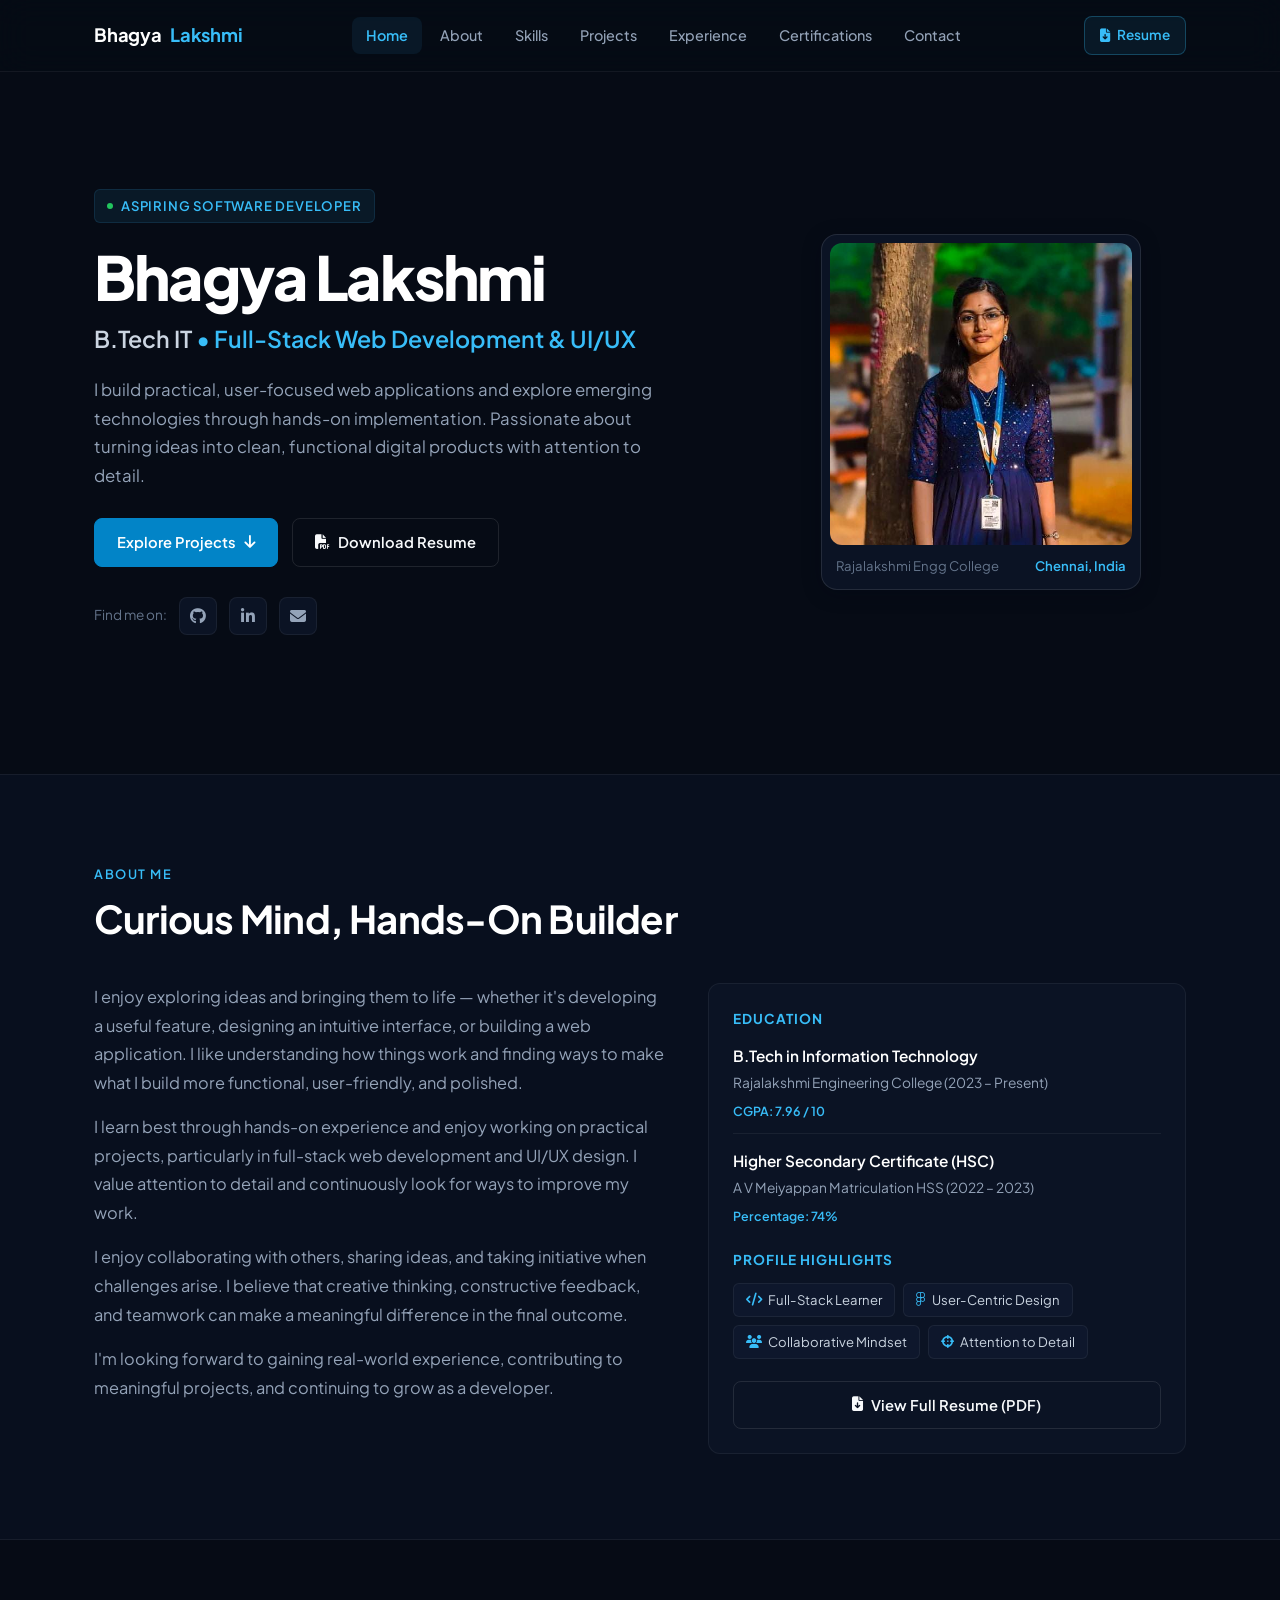
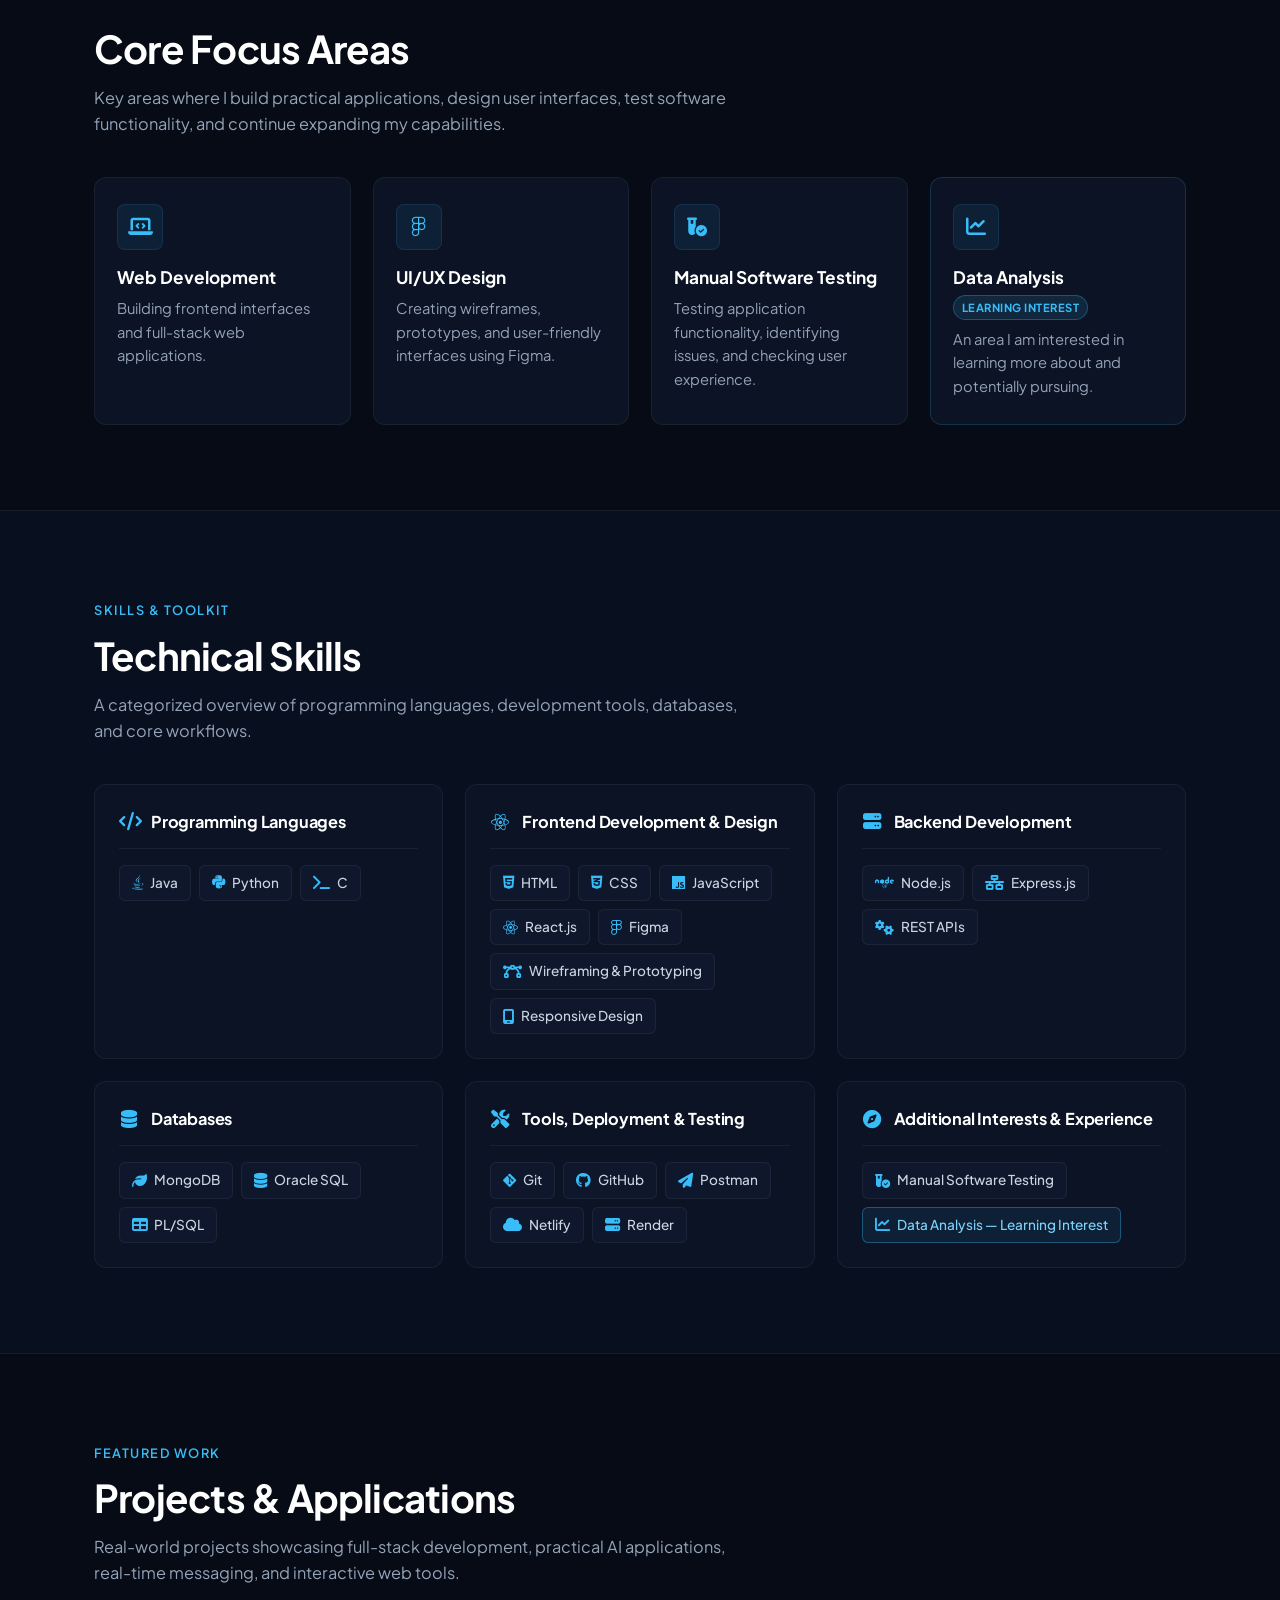
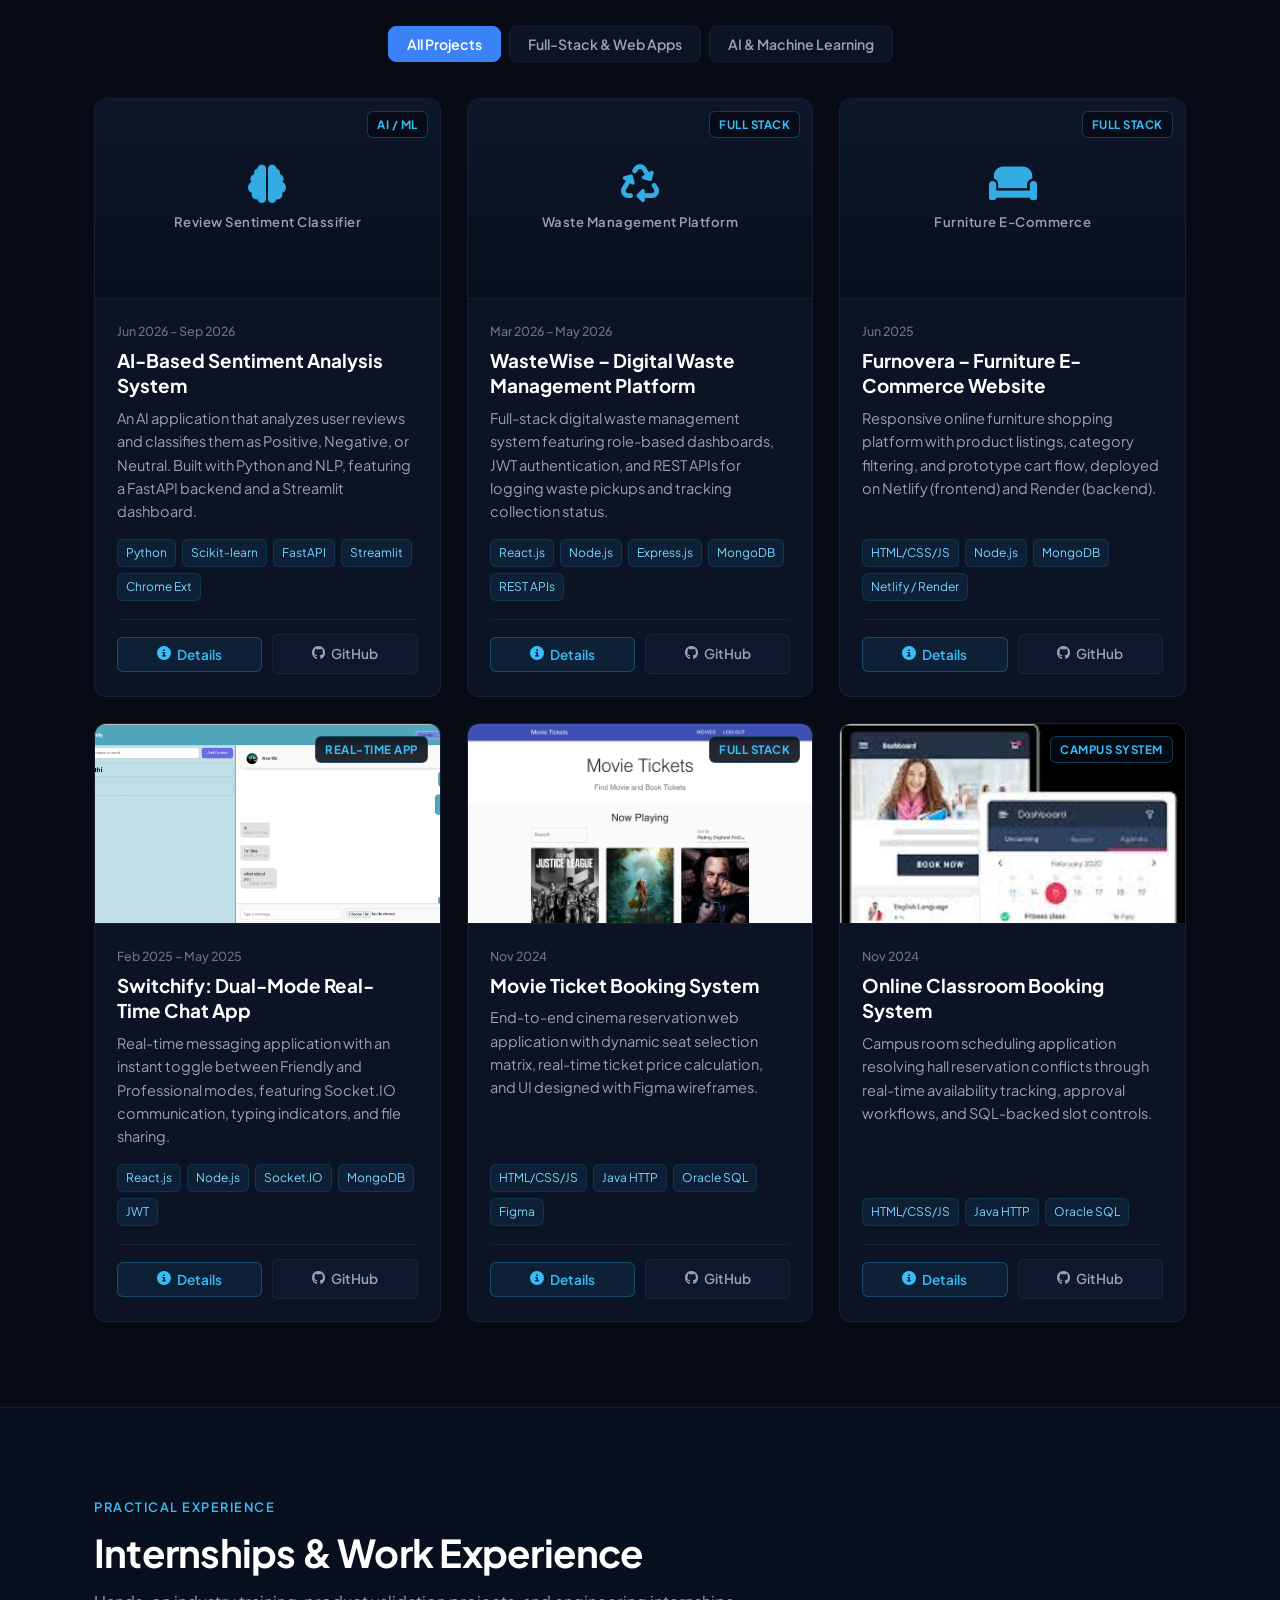
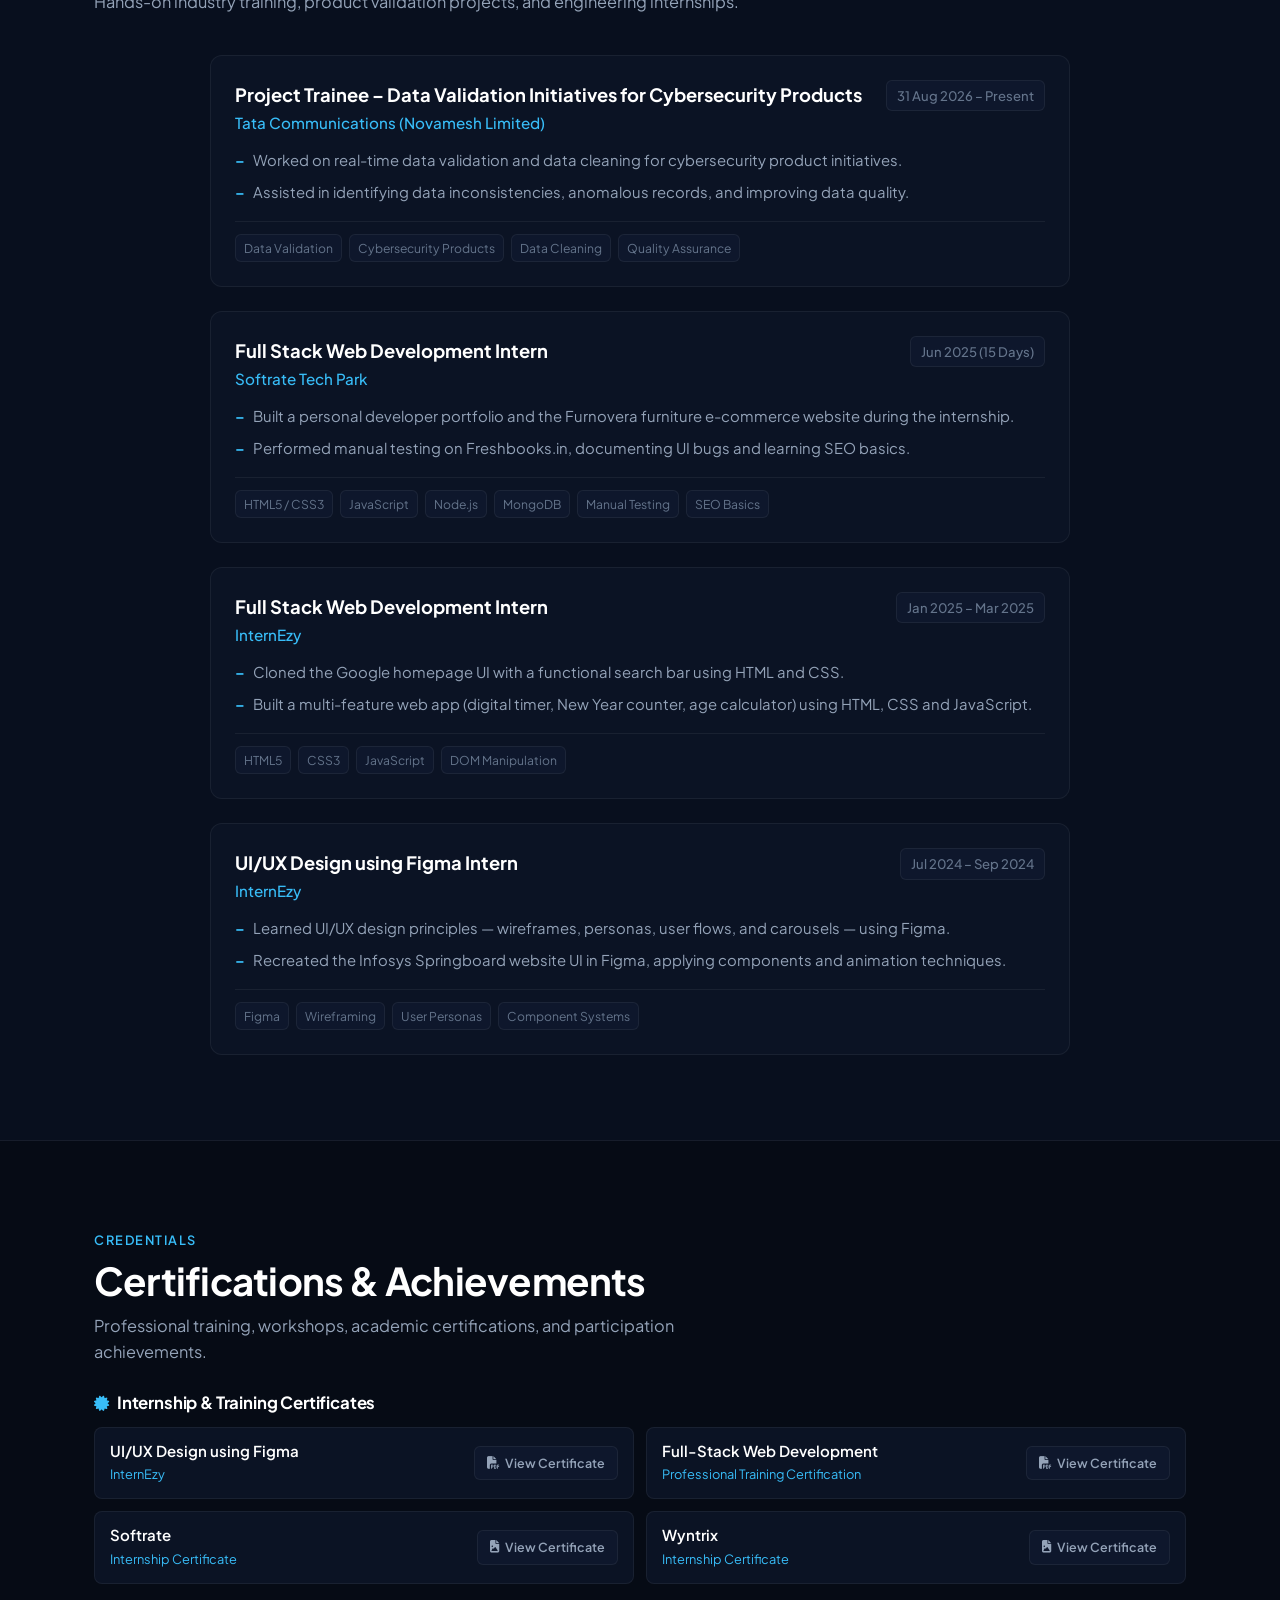
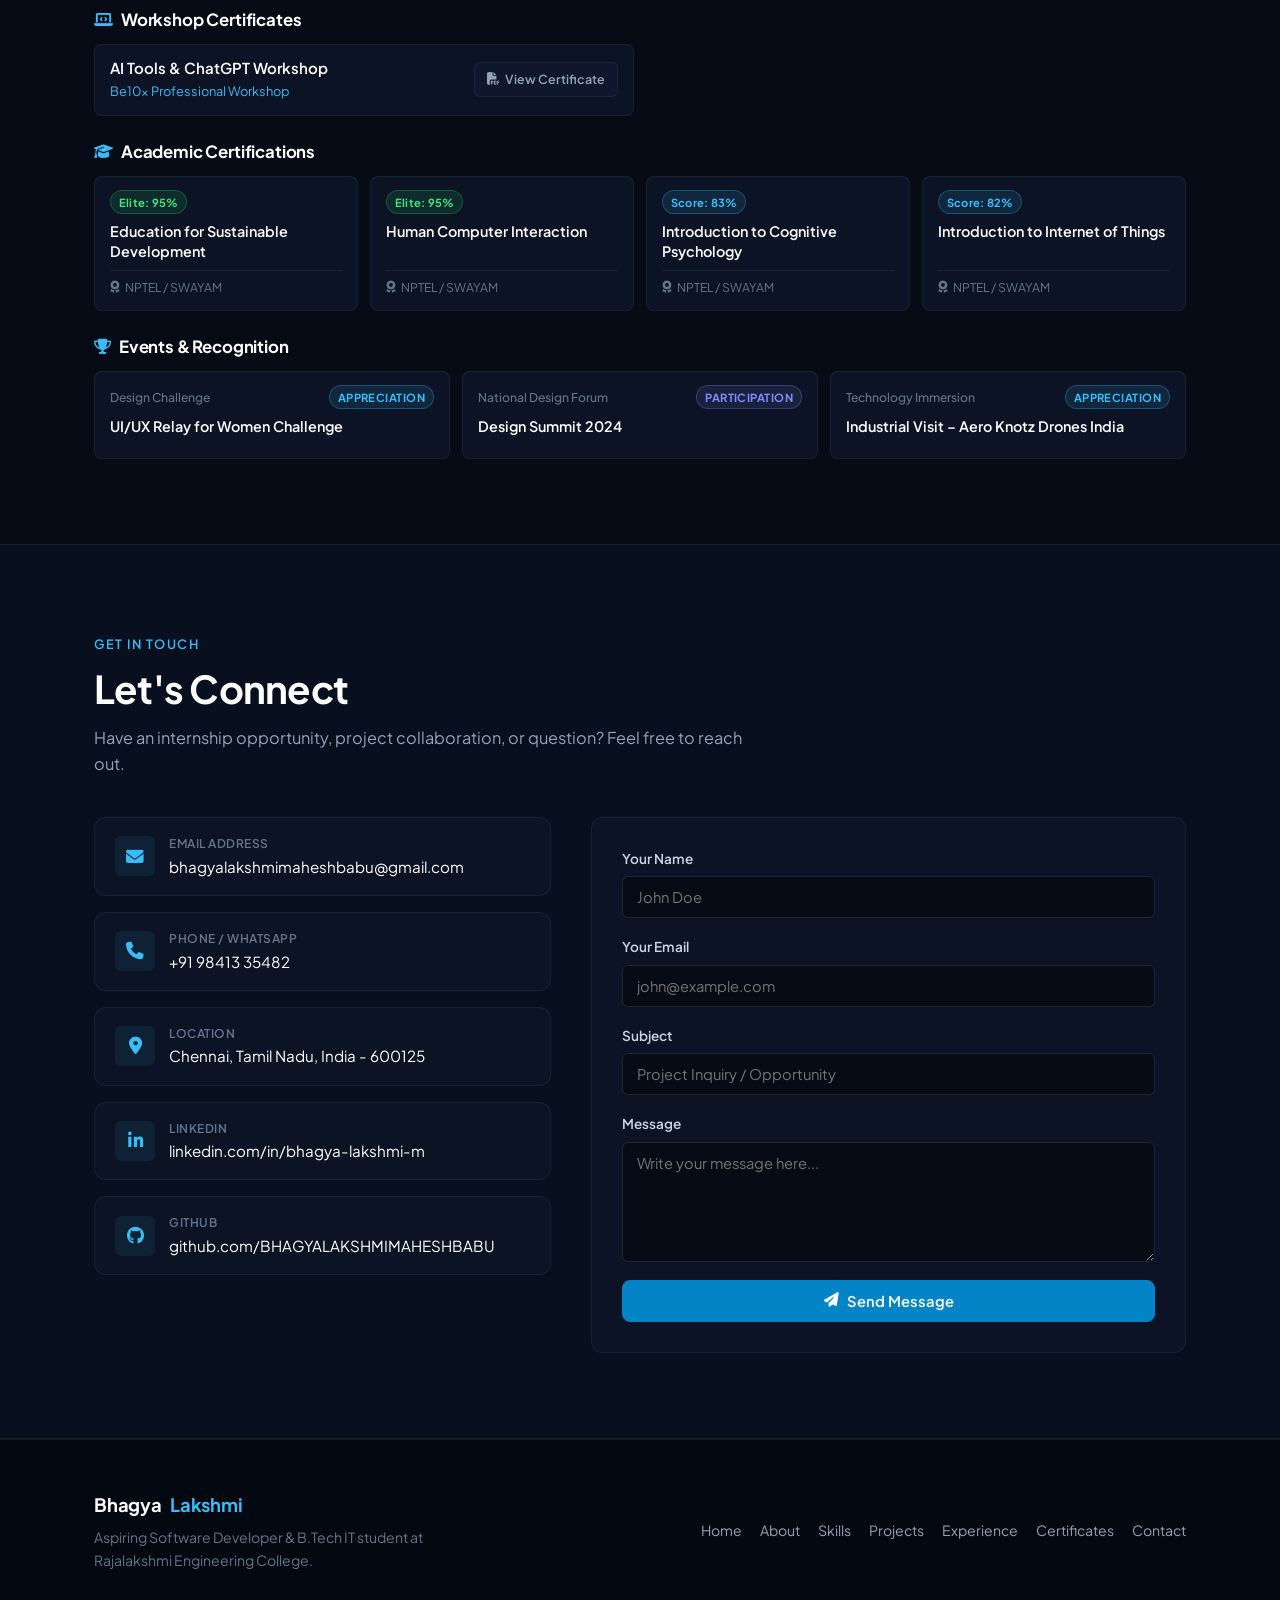
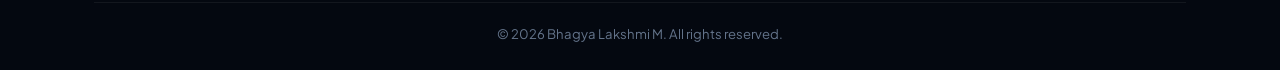
<file: index.html>
<!DOCTYPE html>
<html lang="en">

<head>
    <meta charset="UTF-8">
    <meta name="viewport" content="width=device-width, initial-scale=1.0">
    <title>Bhagya Lakshmi | Aspiring Software Developer</title>
    <meta name="description" content="Portfolio of Bhagya Lakshmi, an Aspiring Software Developer and B.Tech IT student at Rajalakshmi Engineering College. Specializing in full-stack web development, AI applications, and UI/UX design.">
    <meta name="keywords" content="Bhagya Lakshmi, Software Developer, Full Stack Developer, React, Node.js, Python, Chennai, Portfolio">
    <meta name="author" content="Bhagya Lakshmi M">

    <!-- Google Fonts: Plus Jakarta Sans -->
    <link rel="preconnect" href="https://fonts.googleapis.com">
    <link rel="preconnect" href="https://fonts.gstatic.com" crossorigin>
    <link href="https://fonts.googleapis.com/css2?family=Plus+Jakarta+Sans:wght@400;500;600;700;800&display=swap" rel="stylesheet">

    <!-- Font Awesome Icons -->
    <link rel="stylesheet" href="https://cdnjs.cloudflare.com/ajax/libs/font-awesome/6.5.1/css/all.min.css">

    <!-- Custom Stylesheet -->
    <link rel="stylesheet" href="style.css">
</head>

<body>

    <!-- ==========================================================================
         NAVIGATION BAR
         ========================================================================== -->
    <header class="header" id="header">
        <div class="nav-container">
            <a href="#home" class="logo" aria-label="Bhagya Lakshmi Home">
                <span>Bhagya</span><span class="accent">Lakshmi</span>
            </a>

            <nav class="navbar" id="navbar" aria-label="Main Navigation">
                <a href="#home" class="nav-link active">Home</a>
                <a href="#about" class="nav-link">About</a>
                <a href="#skills" class="nav-link">Skills</a>
                <a href="#projects" class="nav-link">Projects</a>
                <a href="#experience" class="nav-link">Experience</a>
                <a href="#certifications" class="nav-link">Certifications</a>
                <a href="#contact" class="nav-link">Contact</a>
            </nav>

            <div class="nav-actions">
                <a href="resume2.pdf" class="btn-nav-resume" target="_blank" rel="noopener noreferrer">
                    <i class="fa-solid fa-file-arrow-down"></i>
                    <span>Resume</span>
                </a>
                <button class="menu-toggle" id="menu-toggle" aria-label="Toggle navigation menu">
                    <i class="fa-solid fa-bars" id="menu-icon"></i>
                </button>
            </div>
        </div>
    </header>

    <!-- ==========================================================================
         HERO SECTION (Minimal & Focused)
         ========================================================================== -->
    <section class="hero" id="home">
        <div class="container">
            <div class="hero-grid">
                <div class="hero-left">
                    <div class="hero-eyebrow">
                        <span class="dot"></span>
                        <span>Aspiring Software Developer</span>
                    </div>

                    <h1 class="hero-name">Bhagya Lakshmi</h1>

                    <div class="hero-role">
                        <span>B.Tech IT</span>
                        <span class="accent">• Full-Stack Web Development & UI/UX</span>
                    </div>

                    <p class="hero-bio">
                        I build practical, user-focused web applications and explore emerging technologies through hands-on implementation. Passionate about turning ideas into clean, functional digital products with attention to detail.
                    </p>

                    <div class="hero-actions">
                        <a href="#projects" class="btn btn-primary">
                            <span>Explore Projects</span>
                            <i class="fa-solid fa-arrow-down"></i>
                        </a>
                        <a href="resume2.pdf" class="btn btn-secondary" target="_blank" download="Bhagya_Lakshmi_Resume.pdf">
                            <i class="fa-solid fa-file-pdf"></i>
                            <span>Download Resume</span>
                        </a>
                    </div>

                    <div class="hero-socials">
                        <span>Find me on:</span>
                        <a href="https://github.com/BHAGYALAKSHMIMAHESHBABU" target="_blank" rel="noopener noreferrer" class="social-icon" aria-label="GitHub Profile">
                            <i class="fa-brands fa-github"></i>
                        </a>
                        <a href="https://www.linkedin.com/in/bhagya-lakshmi-m-2772aa2a3" target="_blank" rel="noopener noreferrer" class="social-icon" aria-label="LinkedIn Profile">
                            <i class="fa-brands fa-linkedin-in"></i>
                        </a>
                        <a href="mailto:bhagyalakshmimaheshbabu@gmail.com" class="social-icon" aria-label="Send Email">
                            <i class="fa-solid fa-envelope"></i>
                        </a>
                    </div>
                </div>

                <div class="hero-right">
                    <div class="portrait-container">
                        <div class="portrait-frame">
                            <img src="profile1.jpg" alt="Bhagya Lakshmi" class="portrait-img">
                            <div class="portrait-meta">
                                <span>Rajalakshmi Engg College</span>
                                <span class="badge">Chennai, India</span>
                            </div>
                        </div>
                    </div>
                </div>
            </div>
        </div>
    </section>

    <!-- ==========================================================================
         ABOUT ME SECTION
         ========================================================================== -->
    <section class="section section-alt" id="about">
        <div class="container">
            <div class="section-header">
                <span class="section-eyebrow">About Me</span>
                <h2 class="section-title">Curious Mind, Hands-On Builder</h2>
            </div>

            <div class="about-grid">
                <div class="about-narrative">
                    <p>
                        I enjoy exploring ideas and bringing them to life — whether it's developing a useful feature, designing an intuitive interface, or building a web application. I like understanding how things work and finding ways to make what I build more functional, user-friendly, and polished.
                    </p>
                    <p>
                        I learn best through hands-on experience and enjoy working on practical projects, particularly in full-stack web development and UI/UX design. I value attention to detail and continuously look for ways to improve my work.
                    </p>
                    <p>
                        I enjoy collaborating with others, sharing ideas, and taking initiative when challenges arise. I believe that creative thinking, constructive feedback, and teamwork can make a meaningful difference in the final outcome.
                    </p>
                    <p>
                        I'm looking forward to gaining real-world experience, contributing to meaningful projects, and continuing to grow as a developer.
                    </p>
                </div>

                <div class="about-panel">
                    <div class="panel-block">
                        <h4>Education</h4>
                        <div class="edu-row">
                            <div class="edu-title">B.Tech in Information Technology</div>
                            <div class="edu-sub">Rajalakshmi Engineering College (2023 – Present)</div>
                            <span class="edu-tag">CGPA: 7.96 / 10</span>
                        </div>
                        <div class="edu-row">
                            <div class="edu-title">Higher Secondary Certificate (HSC)</div>
                            <div class="edu-sub">A V Meiyappan Matriculation HSS (2022 – 2023)</div>
                            <span class="edu-tag">Percentage: 74%</span>
                        </div>
                    </div>

                    <div class="panel-block">
                        <h4>Profile Highlights</h4>
                        <div class="focus-pills">
                            <span class="focus-pill"><i class="fa-solid fa-code"></i> Full-Stack Learner</span>
                            <span class="focus-pill"><i class="fa-brands fa-figma"></i> User-Centric Design</span>
                            <span class="focus-pill"><i class="fa-solid fa-users"></i> Collaborative Mindset</span>
                            <span class="focus-pill"><i class="fa-solid fa-crosshairs"></i> Attention to Detail</span>
                        </div>
                    </div>

                    <div>
                        <a href="resume2.pdf" class="btn btn-secondary" target="_blank" download="Bhagya_Lakshmi_Resume.pdf" style="width: 100%;">
                            <i class="fa-solid fa-file-arrow-down"></i>
                            <span>View Full Resume (PDF)</span>
                        </a>
                    </div>
                </div>
            </div>
        </div>
    </section>

    <!-- ==========================================================================
         CORE FOCUS AREAS SECTION
         ========================================================================== -->
    <section class="section" id="focus">
        <div class="container">
            <div class="section-header">
                <h2 class="section-title">Core Focus Areas</h2>
                <p class="section-subtitle">
                    Key areas where I build practical applications, design user interfaces, test software functionality, and continue expanding my capabilities.
                </p>
            </div>

            <div class="focus-cards-grid">
                <!-- Card 1: Web Development -->
                <div class="focus-card">
                    <div class="focus-card-icon">
                        <i class="fa-solid fa-laptop-code"></i>
                    </div>
                    <div class="focus-card-content">
                        <h3 class="focus-card-title">Web Development</h3>
                        <p class="focus-card-desc">
                            Building frontend interfaces and full-stack web applications.
                        </p>
                    </div>
                </div>

                <!-- Card 2: UI/UX Design -->
                <div class="focus-card">
                    <div class="focus-card-icon">
                        <i class="fa-brands fa-figma"></i>
                    </div>
                    <div class="focus-card-content">
                        <h3 class="focus-card-title">UI/UX Design</h3>
                        <p class="focus-card-desc">
                            Creating wireframes, prototypes, and user-friendly interfaces using Figma.
                        </p>
                    </div>
                </div>

                <!-- Card 3: Manual Software Testing -->
                <div class="focus-card">
                    <div class="focus-card-icon">
                        <i class="fa-solid fa-vial-circle-check"></i>
                    </div>
                    <div class="focus-card-content">
                        <h3 class="focus-card-title">Manual Software Testing</h3>
                        <p class="focus-card-desc">
                            Testing application functionality, identifying issues, and checking user experience.
                        </p>
                    </div>
                </div>

                <!-- Card 4: Data Analysis -->
                <div class="focus-card focus-card-interest">
                    <div class="focus-card-icon">
                        <i class="fa-solid fa-chart-line"></i>
                    </div>
                    <div class="focus-card-content">
                        <div class="focus-card-title-row">
                            <h3 class="focus-card-title">Data Analysis</h3>
                            <span class="learning-badge">Learning Interest</span>
                        </div>
                        <p class="focus-card-desc">
                            An area I am interested in learning more about and potentially pursuing.
                        </p>
                    </div>
                </div>
            </div>
        </div>
    </section>

    <!-- ==========================================================================
         TECHNICAL SKILLS SECTION
         ========================================================================== -->
    <section class="section section-alt" id="skills">
        <div class="container">
            <div class="section-header">
                <span class="section-eyebrow">Skills & Toolkit</span>
                <h2 class="section-title">Technical Skills</h2>
                <p class="section-subtitle">
                    A categorized overview of programming languages, development tools, databases, and core workflows.
                </p>
            </div>

            <div class="skills-wrapper">
                <!-- Programming Languages -->
                <div class="skill-box">
                    <div class="skill-box-header">
                        <i class="fa-solid fa-code"></i>
                        <h3>Programming Languages</h3>
                    </div>
                    <div class="skill-tag-group">
                        <span class="skill-tag"><i class="fa-brands fa-java"></i> Java</span>
                        <span class="skill-tag"><i class="fa-brands fa-python"></i> Python</span>
                        <span class="skill-tag"><i class="fa-solid fa-terminal"></i> C</span>
                    </div>
                </div>

                <!-- Frontend Development & Design -->
                <div class="skill-box">
                    <div class="skill-box-header">
                        <i class="fa-brands fa-react"></i>
                        <h3>Frontend Development & Design</h3>
                    </div>
                    <div class="skill-tag-group">
                        <span class="skill-tag"><i class="fa-brands fa-html5"></i> HTML</span>
                        <span class="skill-tag"><i class="fa-brands fa-css3-alt"></i> CSS</span>
                        <span class="skill-tag"><i class="fa-brands fa-js"></i> JavaScript</span>
                        <span class="skill-tag"><i class="fa-brands fa-react"></i> React.js</span>
                        <span class="skill-tag"><i class="fa-brands fa-figma"></i> Figma</span>
                        <span class="skill-tag"><i class="fa-solid fa-bezier-curve"></i> Wireframing & Prototyping</span>
                        <span class="skill-tag"><i class="fa-solid fa-mobile-screen"></i> Responsive Design</span>
                    </div>
                </div>

                <!-- Backend Development -->
                <div class="skill-box">
                    <div class="skill-box-header">
                        <i class="fa-solid fa-server"></i>
                        <h3>Backend Development</h3>
                    </div>
                    <div class="skill-tag-group">
                        <span class="skill-tag"><i class="fa-brands fa-node"></i> Node.js</span>
                        <span class="skill-tag"><i class="fa-solid fa-network-wired"></i> Express.js</span>
                        <span class="skill-tag"><i class="fa-solid fa-gears"></i> REST APIs</span>
                    </div>
                </div>

                <!-- Databases -->
                <div class="skill-box">
                    <div class="skill-box-header">
                        <i class="fa-solid fa-database"></i>
                        <h3>Databases</h3>
                    </div>
                    <div class="skill-tag-group">
                        <span class="skill-tag"><i class="fa-solid fa-leaf"></i> MongoDB</span>
                        <span class="skill-tag"><i class="fa-solid fa-database"></i> Oracle SQL</span>
                        <span class="skill-tag"><i class="fa-solid fa-table"></i> PL/SQL</span>
                    </div>
                </div>

                <!-- Tools, Deployment & Testing -->
                <div class="skill-box">
                    <div class="skill-box-header">
                        <i class="fa-solid fa-screwdriver-wrench"></i>
                        <h3>Tools, Deployment & Testing</h3>
                    </div>
                    <div class="skill-tag-group">
                        <span class="skill-tag"><i class="fa-brands fa-git-alt"></i> Git</span>
                        <span class="skill-tag"><i class="fa-brands fa-github"></i> GitHub</span>
                        <span class="skill-tag"><i class="fa-solid fa-paper-plane"></i> Postman</span>
                        <span class="skill-tag"><i class="fa-solid fa-cloud"></i> Netlify</span>
                        <span class="skill-tag"><i class="fa-solid fa-server"></i> Render</span>
                    </div>
                </div>

                <!-- Additional Interests & Experience -->
                <div class="skill-box">
                    <div class="skill-box-header">
                        <i class="fa-solid fa-compass"></i>
                        <h3>Additional Interests & Experience</h3>
                    </div>
                    <div class="skill-tag-group">
                        <span class="skill-tag"><i class="fa-solid fa-vial-circle-check"></i> Manual Software Testing</span>
                        <span class="skill-tag skill-tag-interest"><i class="fa-solid fa-chart-line"></i> Data Analysis — Learning Interest</span>
                    </div>
                </div>
            </div>
        </div>
    </section>

    <!-- ==========================================================================
         PROJECTS SECTION (Visual Highlight)
         ========================================================================== -->
    <section class="section" id="projects">
        <div class="container">
            <div class="section-header">
                <span class="section-eyebrow">Featured Work</span>
                <h2 class="section-title">Projects & Applications</h2>
                <p class="section-subtitle">
                    Real-world projects showcasing full-stack development, practical AI applications, real-time messaging, and interactive web tools.
                </p>
            </div>

            <!-- Segmented Category Filters -->
            <div class="filter-bar">
                <button class="filter-tab active" data-filter="all">All Projects</button>
                <button class="filter-tab" data-filter="fullstack">Full-Stack & Web Apps</button>
                <button class="filter-tab" data-filter="ai">AI & Machine Learning</button>
            </div>

            <div class="projects-grid">
                <!-- 1. AI-Based Sentiment Analysis System (Jun 2026 – Sep 2026) -->
                <div class="project-card" data-category="ai">
                    <div class="project-media-wrap">
                        <div class="project-placeholder">
                            <i class="fa-solid fa-brain"></i>
                            <span>Review Sentiment Classifier</span>
                        </div>
                        <span class="project-badge-top">AI / ML</span>
                    </div>
                    <div class="project-content">
                        <div class="project-date-row">Jun 2026 – Sep 2026</div>
                        <h3 class="project-name">AI-Based Sentiment Analysis System</h3>
                        <p class="project-summary">
                            An AI application that analyzes user reviews and classifies them as Positive, Negative, or Neutral. Built with Python and NLP, featuring a FastAPI backend and a Streamlit dashboard.
                        </p>
                        <div class="project-tags">
                            <span class="tag-pill">Python</span>
                            <span class="tag-pill">Scikit-learn</span>
                            <span class="tag-pill">FastAPI</span>
                            <span class="tag-pill">Streamlit</span>
                            <span class="tag-pill">Chrome Ext</span>
                        </div>
                        <div class="project-actions">
                            <button class="btn-card primary open-project-modal" data-project="sentiment">
                                <i class="fa-solid fa-circle-info"></i>
                                <span>Details</span>
                            </button>
                            <a href="https://github.com/BHAGYALAKSHMIMAHESHBABU" target="_blank" rel="noopener noreferrer" class="btn-card secondary">
                                <i class="fa-brands fa-github"></i>
                                <span>GitHub</span>
                            </a>
                        </div>
                    </div>
                </div>

                <!-- 2. WasteWise – Digital Waste Management Platform (Mar 2026 – May 2026) -->
                <div class="project-card" data-category="fullstack">
                    <div class="project-media-wrap">
                        <div class="project-placeholder">
                            <i class="fa-solid fa-recycle"></i>
                            <span>Waste Management Platform</span>
                        </div>
                        <span class="project-badge-top">Full Stack</span>
                    </div>
                    <div class="project-content">
                        <div class="project-date-row">Mar 2026 – May 2026</div>
                        <h3 class="project-name">WasteWise – Digital Waste Management Platform</h3>
                        <p class="project-summary">
                            Full-stack digital waste management system featuring role-based dashboards, JWT authentication, and REST APIs for logging waste pickups and tracking collection status.
                        </p>
                        <div class="project-tags">
                            <span class="tag-pill">React.js</span>
                            <span class="tag-pill">Node.js</span>
                            <span class="tag-pill">Express.js</span>
                            <span class="tag-pill">MongoDB</span>
                            <span class="tag-pill">REST APIs</span>
                        </div>
                        <div class="project-actions">
                            <button class="btn-card primary open-project-modal" data-project="wastewise">
                                <i class="fa-solid fa-circle-info"></i>
                                <span>Details</span>
                            </button>
                            <a href="https://github.com/BHAGYALAKSHMIMAHESHBABU" target="_blank" rel="noopener noreferrer" class="btn-card secondary">
                                <i class="fa-brands fa-github"></i>
                                <span>GitHub</span>
                            </a>
                        </div>
                    </div>
                </div>

                <!-- 3. Furnovera – Furniture E-Commerce Website (Jun 2025) -->
                <div class="project-card" data-category="fullstack">
                    <div class="project-media-wrap">
                        <div class="project-placeholder">
                            <i class="fa-solid fa-couch"></i>
                            <span>Furniture E-Commerce</span>
                        </div>
                        <span class="project-badge-top">Full Stack</span>
                    </div>
                    <div class="project-content">
                        <div class="project-date-row">Jun 2025</div>
                        <h3 class="project-name">Furnovera – Furniture E-Commerce Website</h3>
                        <p class="project-summary">
                            Responsive online furniture shopping platform with product listings, category filtering, and prototype cart flow, deployed on Netlify (frontend) and Render (backend).
                        </p>
                        <div class="project-tags">
                            <span class="tag-pill">HTML/CSS/JS</span>
                            <span class="tag-pill">Node.js</span>
                            <span class="tag-pill">MongoDB</span>
                            <span class="tag-pill">Netlify / Render</span>
                        </div>
                        <div class="project-actions">
                            <button class="btn-card primary open-project-modal" data-project="furnovera">
                                <i class="fa-solid fa-circle-info"></i>
                                <span>Details</span>
                            </button>
                            <a href="https://github.com/BHAGYALAKSHMIMAHESHBABU" target="_blank" rel="noopener noreferrer" class="btn-card secondary">
                                <i class="fa-brands fa-github"></i>
                                <span>GitHub</span>
                            </a>
                        </div>
                    </div>
                </div>

                <!-- 4. Switchify: Dual-Mode Real-Time Chat App (Feb 2025 – May 2025) -->
                <div class="project-card" data-category="fullstack">
                    <div class="project-media-wrap">
                        <img src="p3.png" alt="Switchify Chat App" class="project-screenshot">
                        <span class="project-badge-top">Real-Time App</span>
                    </div>
                    <div class="project-content">
                        <div class="project-date-row">Feb 2025 – May 2025</div>
                        <h3 class="project-name">Switchify: Dual-Mode Real-Time Chat App</h3>
                        <p class="project-summary">
                            Real-time messaging application with an instant toggle between Friendly and Professional modes, featuring Socket.IO communication, typing indicators, and file sharing.
                        </p>
                        <div class="project-tags">
                            <span class="tag-pill">React.js</span>
                            <span class="tag-pill">Node.js</span>
                            <span class="tag-pill">Socket.IO</span>
                            <span class="tag-pill">MongoDB</span>
                            <span class="tag-pill">JWT</span>
                        </div>
                        <div class="project-actions">
                            <button class="btn-card primary open-project-modal" data-project="switchify">
                                <i class="fa-solid fa-circle-info"></i>
                                <span>Details</span>
                            </button>
                            <a href="https://github.com/BHAGYALAKSHMIMAHESHBABU" target="_blank" rel="noopener noreferrer" class="btn-card secondary">
                                <i class="fa-brands fa-github"></i>
                                <span>GitHub</span>
                            </a>
                        </div>
                    </div>
                </div>

                <!-- 5. Movie Ticket Booking System (Nov 2024) -->
                <div class="project-card" data-category="fullstack">
                    <div class="project-media-wrap">
                        <img src="p2.png" alt="Movie Ticket Booking System" class="project-screenshot">
                        <span class="project-badge-top">Full Stack</span>
                    </div>
                    <div class="project-content">
                        <div class="project-date-row">Nov 2024</div>
                        <h3 class="project-name">Movie Ticket Booking System</h3>
                        <p class="project-summary">
                            End-to-end cinema reservation web application with dynamic seat selection matrix, real-time ticket price calculation, and UI designed with Figma wireframes.
                        </p>
                        <div class="project-tags">
                            <span class="tag-pill">HTML/CSS/JS</span>
                            <span class="tag-pill">Java HTTP</span>
                            <span class="tag-pill">Oracle SQL</span>
                            <span class="tag-pill">Figma</span>
                        </div>
                        <div class="project-actions">
                            <button class="btn-card primary open-project-modal" data-project="movie">
                                <i class="fa-solid fa-circle-info"></i>
                                <span>Details</span>
                            </button>
                            <a href="https://github.com/BHAGYALAKSHMIMAHESHBABU" target="_blank" rel="noopener noreferrer" class="btn-card secondary">
                                <i class="fa-brands fa-github"></i>
                                <span>GitHub</span>
                            </a>
                        </div>
                    </div>
                </div>

                <!-- 6. Online Classroom Booking System (Nov 2024) -->
                <div class="project-card" data-category="fullstack">
                    <div class="project-media-wrap">
                        <img src="p1.jpeg" alt="Online Classroom Booking System" class="project-screenshot">
                        <span class="project-badge-top">Campus System</span>
                    </div>
                    <div class="project-content">
                        <div class="project-date-row">Nov 2024</div>
                        <h3 class="project-name">Online Classroom Booking System</h3>
                        <p class="project-summary">
                            Campus room scheduling application resolving hall reservation conflicts through real-time availability tracking, approval workflows, and SQL-backed slot controls.
                        </p>
                        <div class="project-tags">
                            <span class="tag-pill">HTML/CSS/JS</span>
                            <span class="tag-pill">Java HTTP</span>
                            <span class="tag-pill">Oracle SQL</span>
                        </div>
                        <div class="project-actions">
                            <button class="btn-card primary open-project-modal" data-project="classroom">
                                <i class="fa-solid fa-circle-info"></i>
                                <span>Details</span>
                            </button>
                            <a href="https://github.com/BHAGYALAKSHMIMAHESHBABU" target="_blank" rel="noopener noreferrer" class="btn-card secondary">
                                <i class="fa-brands fa-github"></i>
                                <span>GitHub</span>
                            </a>
                        </div>
                    </div>
                </div>
            </div>
        </div>
    </section>

    <!-- ==========================================================================
         EXPERIENCE SECTION
         ========================================================================== -->
    <section class="section section-alt" id="experience">
        <div class="container">
            <div class="section-header">
                <span class="section-eyebrow">Practical Experience</span>
                <h2 class="section-title">Internships & Work Experience</h2>
                <p class="section-subtitle">
                    Hands-on industry training, product validation projects, and engineering internships.
                </p>
            </div>

            <div class="timeline-list">
                <!-- Tata Communications -->
                <div class="timeline-card">
                    <div class="timeline-top">
                        <div>
                            <div class="timeline-role-title">Project Trainee – Data Validation Initiatives for Cybersecurity Products</div>
                            <div class="timeline-meta-org">Tata Communications (Novamesh Limited)</div>
                        </div>
                        <div class="timeline-duration">31 Aug 2026 – Present</div>
                    </div>
                    <ul class="timeline-points">
                        <li>Worked on real-time data validation and data cleaning for cybersecurity product initiatives.</li>
                        <li>Assisted in identifying data inconsistencies, anomalous records, and improving data quality.</li>
                    </ul>
                    <div class="timeline-tech-row">
                        <span class="tech-chip">Data Validation</span>
                        <span class="tech-chip">Cybersecurity Products</span>
                        <span class="tech-chip">Data Cleaning</span>
                        <span class="tech-chip">Quality Assurance</span>
                    </div>
                </div>

                <!-- Softrate Tech Park -->
                <div class="timeline-card">
                    <div class="timeline-top">
                        <div>
                            <div class="timeline-role-title">Full Stack Web Development Intern</div>
                            <div class="timeline-meta-org">Softrate Tech Park</div>
                        </div>
                        <div class="timeline-duration">Jun 2025 (15 Days)</div>
                    </div>
                    <ul class="timeline-points">
                        <li>Built a personal developer portfolio and the Furnovera furniture e-commerce website during the internship.</li>
                        <li>Performed manual testing on Freshbooks.in, documenting UI bugs and learning SEO basics.</li>
                    </ul>
                    <div class="timeline-tech-row">
                        <span class="tech-chip">HTML5 / CSS3</span>
                        <span class="tech-chip">JavaScript</span>
                        <span class="tech-chip">Node.js</span>
                        <span class="tech-chip">MongoDB</span>
                        <span class="tech-chip">Manual Testing</span>
                        <span class="tech-chip">SEO Basics</span>
                    </div>
                </div>

                <!-- InternEzy Web Dev -->
                <div class="timeline-card">
                    <div class="timeline-top">
                        <div>
                            <div class="timeline-role-title">Full Stack Web Development Intern</div>
                            <div class="timeline-meta-org">InternEzy</div>
                        </div>
                        <div class="timeline-duration">Jan 2025 – Mar 2025</div>
                    </div>
                    <ul class="timeline-points">
                        <li>Cloned the Google homepage UI with a functional search bar using HTML and CSS.</li>
                        <li>Built a multi-feature web app (digital timer, New Year counter, age calculator) using HTML, CSS and JavaScript.</li>
                    </ul>
                    <div class="timeline-tech-row">
                        <span class="tech-chip">HTML5</span>
                        <span class="tech-chip">CSS3</span>
                        <span class="tech-chip">JavaScript</span>
                        <span class="tech-chip">DOM Manipulation</span>
                    </div>
                </div>

                <!-- InternEzy UI/UX -->
                <div class="timeline-card">
                    <div class="timeline-top">
                        <div>
                            <div class="timeline-role-title">UI/UX Design using Figma Intern</div>
                            <div class="timeline-meta-org">InternEzy</div>
                        </div>
                        <div class="timeline-duration">Jul 2024 – Sep 2024</div>
                    </div>
                    <ul class="timeline-points">
                        <li>Learned UI/UX design principles — wireframes, personas, user flows, and carousels — using Figma.</li>
                        <li>Recreated the Infosys Springboard website UI in Figma, applying components and animation techniques.</li>
                    </ul>
                    <div class="timeline-tech-row">
                        <span class="tech-chip">Figma</span>
                        <span class="tech-chip">Wireframing</span>
                        <span class="tech-chip">User Personas</span>
                        <span class="tech-chip">Component Systems</span>
                    </div>
                </div>
            </div>
        </div>
    </section>

    <!-- ==========================================================================
         CERTIFICATIONS & ACHIEVEMENTS SECTION
         ========================================================================== -->
    <section class="section" id="certifications">
        <div class="container">
            <div class="section-header">
                <span class="section-eyebrow">Credentials</span>
                <h2 class="section-title">Certifications & Achievements</h2>
                <p class="section-subtitle">
                    Professional training, workshops, academic certifications, and participation achievements.
                </p>
            </div>

            <div class="cred-categories">
                <!-- A. Internship & Training Certificates -->
                <div class="cred-category-block">
                    <div class="cred-category-header">
                        <i class="fa-solid fa-certificate cred-category-icon"></i>
                        <h3 class="cred-category-title">Internship & Training Certificates</h3>
                    </div>
                    <div class="cred-cards-grid cred-grid-2">
                        <!-- Entry 1 -->
                        <div class="cred-card">
                            <div class="cred-card-info">
                                <h4 class="cred-card-title">UI/UX Design using Figma</h4>
                                <div class="cred-card-issuer">InternEzy</div>
                            </div>
                            <a href="Ux%20Design%20Using%20Figma.pdf" class="cred-link-btn" target="_blank" rel="noopener noreferrer">
                                <i class="fa-solid fa-file-pdf"></i>
                                <span>View Certificate</span>
                            </a>
                        </div>

                        <!-- Entry 2 -->
                        <div class="cred-card">
                            <div class="cred-card-info">
                                <h4 class="cred-card-title">Full-Stack Web Development</h4>
                                <div class="cred-card-issuer">Professional Training Certification</div>
                            </div>
                            <a href="Fullstack%20Web%20Development%20.pdf" class="cred-link-btn" target="_blank" rel="noopener noreferrer">
                                <i class="fa-solid fa-file-pdf"></i>
                                <span>View Certificate</span>
                            </a>
                        </div>

                        <!-- Entry 3: Softrate -->
                        <div class="cred-card">
                            <div class="cred-card-info">
                                <h4 class="cred-card-title">Softrate</h4>
                                <div class="cred-card-issuer">Internship Certificate</div>
                            </div>
                            <a href="softrate.jpeg" class="cred-link-btn" target="_blank" rel="noopener noreferrer">
                                <i class="fa-solid fa-file-image"></i>
                                <span>View Certificate</span>
                            </a>
                        </div>

                        <!-- Entry 4: Wyntrix -->
                        <div class="cred-card">
                            <div class="cred-card-info">
                                <h4 class="cred-card-title">Wyntrix</h4>
                                <div class="cred-card-issuer">Internship Certificate</div>
                            </div>
                            <a href="COMPLETION%20CERTIFICATE%20-%20BHAGYA%20LAKSHMI%20M_pages-to-jpg-0001.jpg" class="cred-link-btn" target="_blank" rel="noopener noreferrer">
                                <i class="fa-solid fa-file-image"></i>
                                <span>View Certificate</span>
                            </a>
                        </div>
                    </div>
                </div>

                <!-- B. Workshop Certificates -->
                <div class="cred-category-block">
                    <div class="cred-category-header">
                        <i class="fa-solid fa-laptop-code cred-category-icon"></i>
                        <h3 class="cred-category-title">Workshop Certificates</h3>
                    </div>
                    <div class="cred-cards-grid cred-grid-2">
                        <!-- Entry 1 -->
                        <div class="cred-card">
                            <div class="cred-card-info">
                                <h4 class="cred-card-title">AI Tools & ChatGPT Workshop</h4>
                                <div class="cred-card-issuer">Be10x Professional Workshop</div>
                            </div>
                            <a href="Certificate.pdf" class="cred-link-btn" target="_blank" rel="noopener noreferrer">
                                <i class="fa-solid fa-file-pdf"></i>
                                <span>View Certificate</span>
                            </a>
                        </div>
                    </div>
                </div>

                <!-- C. Academic Certifications -->
                <div class="cred-category-block">
                    <div class="cred-category-header">
                        <i class="fa-solid fa-graduation-cap cred-category-icon"></i>
                        <h3 class="cred-category-title">Academic Certifications</h3>
                    </div>
                    <div class="cred-cards-grid cred-grid-4">
                        <!-- Entry 1 -->
                        <div class="cred-card cred-card-compact">
                            <div class="cred-card-top-row">
                                <span class="cred-badge elite">Elite: 95%</span>
                            </div>
                            <h4 class="cred-card-title">Education for Sustainable Development</h4>
                            <div class="cred-card-issuer">
                                <i class="fa-solid fa-award"></i>
                                <span>NPTEL / SWAYAM</span>
                            </div>
                        </div>

                        <!-- Entry 2 -->
                        <div class="cred-card cred-card-compact">
                            <div class="cred-card-top-row">
                                <span class="cred-badge elite">Elite: 95%</span>
                            </div>
                            <h4 class="cred-card-title">Human Computer Interaction</h4>
                            <div class="cred-card-issuer">
                                <i class="fa-solid fa-award"></i>
                                <span>NPTEL / SWAYAM</span>
                            </div>
                        </div>

                        <!-- Entry 3 -->
                        <div class="cred-card cred-card-compact">
                            <div class="cred-card-top-row">
                                <span class="cred-badge score">Score: 83%</span>
                            </div>
                            <h4 class="cred-card-title">Introduction to Cognitive Psychology</h4>
                            <div class="cred-card-issuer">
                                <i class="fa-solid fa-award"></i>
                                <span>NPTEL / SWAYAM</span>
                            </div>
                        </div>

                        <!-- Entry 4 -->
                        <div class="cred-card cred-card-compact">
                            <div class="cred-card-top-row">
                                <span class="cred-badge score">Score: 82%</span>
                            </div>
                            <h4 class="cred-card-title">Introduction to Internet of Things</h4>
                            <div class="cred-card-issuer">
                                <i class="fa-solid fa-award"></i>
                                <span>NPTEL / SWAYAM</span>
                            </div>
                        </div>
                    </div>
                </div>

                <!-- D. Events & Recognition -->
                <div class="cred-category-block">
                    <div class="cred-category-header">
                        <i class="fa-solid fa-trophy cred-category-icon"></i>
                        <h3 class="cred-category-title">Events & Recognition</h3>
                    </div>
                    <div class="cred-cards-grid cred-grid-3">
                        <!-- Entry 1 -->
                        <div class="cred-card cred-card-compact">
                            <div class="cred-card-top-row">
                                <span class="cred-category-tag">Design Challenge</span>
                                <span class="cred-badge appreciation">Appreciation</span>
                            </div>
                            <h4 class="cred-card-title">UI/UX Relay for Women Challenge</h4>
                        </div>

                        <!-- Entry 2 -->
                        <div class="cred-card cred-card-compact">
                            <div class="cred-card-top-row">
                                <span class="cred-category-tag">National Design Forum</span>
                                <span class="cred-badge participation">Participation</span>
                            </div>
                            <h4 class="cred-card-title">Design Summit 2024</h4>
                        </div>

                        <!-- Entry 3 -->
                        <div class="cred-card cred-card-compact">
                            <div class="cred-card-top-row">
                                <span class="cred-category-tag">Technology Immersion</span>
                                <span class="cred-badge appreciation">Appreciation</span>
                            </div>
                            <h4 class="cred-card-title">Industrial Visit – Aero Knotz Drones India</h4>
                        </div>
                    </div>
                </div>
            </div>
        </div>
    </section>

    <!-- ==========================================================================
         CONTACT SECTION
         ========================================================================== -->
    <section class="section section-alt" id="contact">
        <div class="container">
            <div class="section-header">
                <span class="section-eyebrow">Get In Touch</span>
                <h2 class="section-title">Let's Connect</h2>
                <p class="section-subtitle">
                    Have an internship opportunity, project collaboration, or question? Feel free to reach out.
                </p>
            </div>

            <div class="contact-layout">
                <div class="contact-details">
                    <div class="contact-row">
                        <div class="contact-row-icon">
                            <i class="fa-solid fa-envelope"></i>
                        </div>
                        <div class="contact-row-info">
                            <h4>Email Address</h4>
                            <p><a href="mailto:bhagyalakshmimaheshbabu@gmail.com">bhagyalakshmimaheshbabu@gmail.com</a></p>
                        </div>
                    </div>

                    <div class="contact-row">
                        <div class="contact-row-icon">
                            <i class="fa-solid fa-phone"></i>
                        </div>
                        <div class="contact-row-info">
                            <h4>Phone / WhatsApp</h4>
                            <p><a href="tel:+919841335482">+91 98413 35482</a></p>
                        </div>
                    </div>

                    <div class="contact-row">
                        <div class="contact-row-icon">
                            <i class="fa-solid fa-location-dot"></i>
                        </div>
                        <div class="contact-row-info">
                            <h4>Location</h4>
                            <p>Chennai, Tamil Nadu, India - 600125</p>
                        </div>
                    </div>

                    <div class="contact-row">
                        <div class="contact-row-icon">
                            <i class="fa-brands fa-linkedin-in"></i>
                        </div>
                        <div class="contact-row-info">
                            <h4>LinkedIn</h4>
                            <p><a href="https://www.linkedin.com/in/bhagya-lakshmi-m-2772aa2a3" target="_blank" rel="noopener noreferrer">linkedin.com/in/bhagya-lakshmi-m</a></p>
                        </div>
                    </div>

                    <div class="contact-row">
                        <div class="contact-row-icon">
                            <i class="fa-brands fa-github"></i>
                        </div>
                        <div class="contact-row-info">
                            <h4>GitHub</h4>
                            <p><a href="https://github.com/BHAGYALAKSHMIMAHESHBABU" target="_blank" rel="noopener noreferrer">github.com/BHAGYALAKSHMIMAHESHBABU</a></p>
                        </div>
                    </div>
                </div>

                <!-- Contact Form (Preserved Formspree Endpoint) -->
                <div class="contact-form-box">
                    <form id="contact-form" action="https://formspree.io/f/xzzgkgzv" method="POST" class="contact-form">
                        <div class="form-field">
                            <label for="name">Your Name</label>
                            <input type="text" id="name" name="name" class="form-control" placeholder="John Doe" required>
                        </div>

                        <div class="form-field">
                            <label for="email">Your Email</label>
                            <input type="email" id="email" name="Email" class="form-control" placeholder="john@example.com" required>
                        </div>

                        <div class="form-field">
                            <label for="subject">Subject</label>
                            <input type="text" id="subject" name="subject" class="form-control" placeholder="Project Inquiry / Opportunity">
                        </div>

                        <div class="form-field">
                            <label for="message">Message</label>
                            <textarea id="message" name="message" class="form-control form-textarea" rows="5" placeholder="Write your message here..." required></textarea>
                        </div>

                        <div id="form-status" class="form-status"></div>

                        <button type="submit" id="submit-btn" class="btn btn-primary" style="width: 100%;">
                            <i class="fa-solid fa-paper-plane"></i>
                            <span>Send Message</span>
                        </button>
                    </form>
                </div>
            </div>
        </div>
    </section>

    <!-- ==========================================================================
         FOOTER
         ========================================================================== -->
    <footer class="footer">
        <div class="container">
            <div class="footer-inner">
                <div class="footer-left">
                    <div class="logo">
                        <span>Bhagya</span><span class="accent">Lakshmi</span>
                    </div>
                    <p>Aspiring Software Developer & B.Tech IT student at Rajalakshmi Engineering College.</p>
                </div>

                <div class="footer-nav">
                    <a href="#home">Home</a>
                    <a href="#about">About</a>
                    <a href="#skills">Skills</a>
                    <a href="#projects">Projects</a>
                    <a href="#experience">Experience</a>
                    <a href="#certifications">Certificates</a>
                    <a href="#contact">Contact</a>
                </div>
            </div>

            <div class="footer-copy">
                <p>&copy; 2026 Bhagya Lakshmi M. All rights reserved.</p>
            </div>
        </div>
    </footer>

    <!-- ==========================================================================
         PROJECT DETAILS MODAL
         ========================================================================== -->
    <div class="modal-backdrop" id="project-modal" role="dialog" aria-modal="true" aria-hidden="true">
        <div class="modal-dialog">
            <button class="modal-close-btn" id="modal-close-btn" aria-label="Close dialog">
                <i class="fa-solid fa-xmark"></i>
            </button>
            <div class="modal-header">
                <span class="modal-category" id="modal-project-category">Category</span>
                <h3 class="modal-title" id="modal-project-title">Project Title</h3>
                <p class="modal-meta" id="modal-project-date">Date</p>
            </div>
            <div class="modal-body">
                <h4>Overview</h4>
                <p id="modal-project-overview"></p>

                <h4>Key Features</h4>
                <ul id="modal-project-features"></ul>

                <h4>Technologies</h4>
                <div class="modal-tech" id="modal-project-tech"></div>
            </div>
            <div class="modal-footer">
                <a href="https://github.com/BHAGYALAKSHMIMAHESHBABU" target="_blank" rel="noopener noreferrer" class="btn btn-primary" id="modal-github-link">
                    <i class="fa-brands fa-github"></i>
                    <span>View on GitHub</span>
                </a>
                <button class="btn btn-outline" id="modal-close-action">Close</button>
            </div>
        </div>
    </div>

    <!-- Back To Top Button -->
    <button class="back-to-top" id="back-to-top" aria-label="Back to top">
        <i class="fa-solid fa-arrow-up"></i>
    </button>

    <!-- Interactive Script -->
    <script src="script.js"></script>

</body>

</html>
</file>
<file: style.css>
/* ==========================================================================
   BHAGYA LAKSHMI — PROFESSIONAL DEVELOPER PORTFOLIO
   Design System: Modern, Minimal, Personal, Premium & Professional
   Theme: Dark Navy-Blue with Restrained Cyan & Blue Accents
   ========================================================================== */

:root {
  /* Surface Architecture */
  --bg-base: #060b15;             /* Deep obsidian navy */
  --bg-surface: #0b1324;          /* Core surface */
  --bg-surface-elevated: #101c36; /* Elevated cards / hover */
  --bg-surface-subtle: #0e172c;   /* Inset / secondary containers */
  --bg-glass: rgba(6, 11, 21, 0.82); /* Frosted navbar */

  /* Hairline Borders */
  --border-subtle: rgba(255, 255, 255, 0.06);
  --border-medium: rgba(255, 255, 255, 0.1);
  --border-accent: rgba(56, 189, 248, 0.28);
  --border-accent-subtle: rgba(56, 189, 248, 0.12);

  /* Typography Colors */
  --text-main: #f8fafc;           /* Primary white */
  --text-heading: #ffffff;        /* Pure white */
  --text-secondary: #94a3b8;      /* Slate body text */
  --text-muted: #64748b;          /* Muted labels & dates */

  /* Restrained Blue/Cyan Accents */
  --accent-cyan: #38bdf8;         /* Sky cyan */
  --accent-blue: #3b82f6;         /* Royal blue */
  --accent-subtle: rgba(56, 189, 248, 0.08);

  /* Border Radii */
  --radius-xs: 6px;
  --radius-sm: 8px;
  --radius-md: 12px;
  --radius-lg: 16px;
  --radius-xl: 22px;
  --radius-full: 9999px;

  /* Shadows (Subtle & Natural, No Harsh Neon) */
  --shadow-sm: 0 1px 3px rgba(0, 0, 0, 0.25);
  --shadow-card: 0 4px 20px -2px rgba(2, 6, 23, 0.45);
  --shadow-card-hover: 0 12px 30px -4px rgba(2, 6, 23, 0.65);

  /* Transitions */
  --transition-fast: 0.15s ease;
  --transition-normal: 0.25s ease;
}

/* Base Reset & Core Styles */
*, *::before, *::after {
  margin: 0;
  padding: 0;
  box-sizing: border-box;
}

html {
  scroll-behavior: smooth;
  scroll-padding-top: 85px;
  color-scheme: dark;
}

body {
  font-family: 'Plus Jakarta Sans', -apple-system, BlinkMacSystemFont, 'Segoe UI', Roboto, sans-serif;
  background-color: var(--bg-base);
  color: var(--text-secondary);
  line-height: 1.65;
  overflow-x: hidden;
  -webkit-font-smoothing: antialiased;
}

img {
  max-width: 100%;
  height: auto;
  display: block;
}

a {
  text-decoration: none;
  color: inherit;
  transition: var(--transition-fast);
}

button, input, textarea {
  font-family: inherit;
  color: inherit;
}

/* Custom Minimal Scrollbar */
::-webkit-scrollbar {
  width: 8px;
}
::-webkit-scrollbar-track {
  background: var(--bg-base);
}
::-webkit-scrollbar-thumb {
  background: #1a2744;
  border-radius: var(--radius-full);
}
::-webkit-scrollbar-thumb:hover {
  background: var(--accent-blue);
}

/* Consistent Page Container */
.container {
  width: 100%;
  max-width: 1140px;
  margin: 0 auto;
  padding: 0 24px;
}

/* Shared Section Structure */
.section {
  padding: 85px 0;
  position: relative;
}

.section-alt {
  background-color: #080f1e;
  border-top: 1px solid var(--border-subtle);
  border-bottom: 1px solid var(--border-subtle);
}

.section-header {
  margin-bottom: 40px;
  text-align: left;
}

.section-header > *:last-child {
  margin-bottom: 0;
}

.section-header.center {
  text-align: center;
  max-width: 680px;
  margin-left: auto;
  margin-right: auto;
}

.section-eyebrow {
  display: inline-block;
  font-size: 0.8rem;
  font-weight: 600;
  text-transform: uppercase;
  letter-spacing: 1.5px;
  color: var(--accent-cyan);
  margin-bottom: 10px;
}

.section-title {
  font-size: clamp(1.85rem, 3.2vw, 2.4rem);
  font-weight: 700;
  color: var(--text-heading);
  letter-spacing: -0.02em;
  line-height: 1.25;
  margin-bottom: 12px;
}

.section-subtitle {
  font-size: 1.02rem;
  color: var(--text-secondary);
  line-height: 1.6;
  max-width: 650px;
}

.text-accent {
  color: var(--accent-cyan);
}

/* ==========================================================================
   HEADER & NAVBAR (Minimal & Frosted)
   ========================================================================== */

.header {
  position: fixed;
  top: 0;
  left: 0;
  width: 100%;
  height: 72px;
  background: var(--bg-glass);
  backdrop-filter: blur(16px);
  -webkit-backdrop-filter: blur(16px);
  border-bottom: 1px solid var(--border-subtle);
  z-index: 1000;
  transition: height var(--transition-fast), background var(--transition-fast);
}

.header.scrolled {
  height: 64px;
  background: rgba(6, 11, 21, 0.94);
  border-bottom-color: var(--border-medium);
}

.nav-container {
  display: flex;
  align-items: center;
  justify-content: space-between;
  height: 100%;
  max-width: 1140px;
  margin: 0 auto;
  padding: 0 24px;
}

.logo {
  font-size: 1.15rem;
  font-weight: 700;
  color: var(--text-heading);
  letter-spacing: -0.01em;
  display: flex;
  align-items: center;
  gap: 8px;
}

.logo span.accent {
  color: var(--accent-cyan);
}

.navbar {
  display: flex;
  align-items: center;
  gap: 4px;
}

.nav-link {
  font-size: 0.9rem;
  font-weight: 500;
  color: var(--text-secondary);
  padding: 7px 14px;
  border-radius: var(--radius-sm);
  transition: var(--transition-fast);
}

.nav-link:hover {
  color: var(--text-heading);
}

.nav-link.active {
  color: var(--accent-cyan);
  font-weight: 600;
  background: var(--accent-subtle);
}

.nav-actions {
  display: flex;
  align-items: center;
  gap: 12px;
}

.btn-nav-resume {
  display: inline-flex;
  align-items: center;
  gap: 7px;
  padding: 7px 15px;
  font-size: 0.85rem;
  font-weight: 600;
  color: var(--accent-cyan);
  background: var(--accent-subtle);
  border: 1px solid var(--border-accent);
  border-radius: var(--radius-sm);
  transition: var(--transition-fast);
}

.btn-nav-resume:hover {
  background: var(--accent-cyan);
  color: #060b15;
  border-color: var(--accent-cyan);
}

.menu-toggle {
  display: none;
  background: transparent;
  border: none;
  color: var(--text-heading);
  font-size: 1.35rem;
  cursor: pointer;
  padding: 6px;
  border-radius: var(--radius-xs);
}

/* ==========================================================================
   BUTTONS & BADGES
   ========================================================================== */

.btn {
  display: inline-flex;
  align-items: center;
  justify-content: center;
  gap: 8px;
  font-weight: 600;
  font-size: 0.92rem;
  padding: 11px 22px;
  border-radius: var(--radius-sm);
  cursor: pointer;
  transition: var(--transition-fast);
  border: 1px solid transparent;
  white-space: nowrap;
}

.btn-primary {
  background: #0284c7;
  color: #ffffff;
  border-color: #0284c7;
}

.btn-primary:hover {
  background: #0369a1;
  border-color: #0369a1;
  transform: translateY(-1px);
}

.btn-secondary {
  background: transparent;
  color: var(--text-main);
  border: 1px solid var(--border-medium);
}

.btn-secondary:hover {
  border-color: var(--accent-cyan);
  color: var(--accent-cyan);
  background: var(--accent-subtle);
  transform: translateY(-1px);
}

.btn-outline {
  background: transparent;
  color: var(--text-secondary);
  border: 1px solid var(--border-subtle);
}

.btn-outline:hover {
  color: var(--text-heading);
  border-color: var(--border-medium);
}

/* ==========================================================================
   HERO SECTION (Editorial & Visually Balanced)
   ========================================================================== */

.hero {
  min-height: 86vh;
  display: flex;
  align-items: center;
  padding: 115px 0 65px;
}

.hero-grid {
  display: grid;
  grid-template-columns: 1.3fr 0.85fr;
  align-items: center;
  gap: 55px;
}

.hero-left {
  display: flex;
  flex-direction: column;
  align-items: flex-start;
}

.hero-eyebrow {
  display: inline-flex;
  align-items: center;
  gap: 8px;
  font-size: 0.82rem;
  font-weight: 600;
  letter-spacing: 0.8px;
  text-transform: uppercase;
  color: var(--accent-cyan);
  background: var(--accent-subtle);
  border: 1px solid var(--border-accent-subtle);
  padding: 5px 12px;
  border-radius: var(--radius-xs);
  margin-bottom: 20px;
}

.hero-eyebrow .dot {
  width: 6px;
  height: 6px;
  background-color: #22c55e;
  border-radius: var(--radius-full);
}

.hero-name {
  font-size: clamp(2.5rem, 5vw, 3.8rem);
  font-weight: 800;
  color: var(--text-heading);
  line-height: 1.1;
  letter-spacing: -0.03em;
  margin-bottom: 10px;
}

.hero-role {
  font-size: clamp(1.15rem, 2vw, 1.45rem);
  font-weight: 600;
  color: #cbd5e1;
  margin-bottom: 18px;
}

.hero-role .accent {
  color: var(--accent-cyan);
}

.hero-bio {
  font-size: 1.05rem;
  color: var(--text-secondary);
  line-height: 1.7;
  max-width: 560px;
  margin-bottom: 28px;
}

.hero-actions {
  display: flex;
  align-items: center;
  gap: 14px;
  flex-wrap: wrap;
  margin-bottom: 30px;
}

.hero-socials {
  display: flex;
  align-items: center;
  gap: 12px;
}

.hero-socials span {
  font-size: 0.85rem;
  color: var(--text-muted);
}

.social-icon {
  width: 38px;
  height: 38px;
  border-radius: var(--radius-sm);
  display: flex;
  align-items: center;
  justify-content: center;
  background: var(--bg-surface);
  border: 1px solid var(--border-subtle);
  color: var(--text-secondary);
  font-size: 1rem;
  transition: var(--transition-fast);
}

.social-icon:hover {
  color: var(--accent-cyan);
  border-color: var(--border-accent);
  background: var(--accent-subtle);
  transform: translateY(-2px);
}

/* Hero Right: Clean Portrait Frame */
.hero-right {
  display: flex;
  justify-content: center;
  align-items: center;
}

.portrait-container {
  position: relative;
  width: 320px;
  max-width: 100%;
}

.portrait-frame {
  background: var(--bg-surface);
  border: 1px solid var(--border-medium);
  border-radius: var(--radius-lg);
  padding: 8px;
  box-shadow: var(--shadow-card);
  transition: var(--transition-normal);
}

.portrait-frame:hover {
  border-color: var(--border-accent);
  box-shadow: var(--shadow-card-hover);
}

.portrait-img {
  width: 100%;
  aspect-ratio: 1 / 1;
  object-fit: cover;
  object-position: center top;
  border-radius: calc(var(--radius-lg) - 4px);
  filter: contrast(1.02);
}

.portrait-meta {
  display: flex;
  align-items: center;
  justify-content: space-between;
  padding: 10px 6px 4px;
  font-size: 0.82rem;
  color: var(--text-muted);
}

.portrait-meta .badge {
  color: var(--accent-cyan);
  font-weight: 600;
}

/* ==========================================================================
   ABOUT ME SECTION
   ========================================================================== */

.about-grid {
  display: grid;
  grid-template-columns: 1.2fr 1fr;
  gap: 40px;
  align-items: start;
}

.about-narrative {
  display: flex;
  flex-direction: column;
  gap: 16px;
}

.about-narrative p {
  font-size: 1.02rem;
  color: var(--text-secondary);
  line-height: 1.75;
}

.about-panel {
  background: var(--bg-surface);
  border: 1px solid var(--border-subtle);
  border-radius: var(--radius-md);
  padding: 24px;
  display: flex;
  flex-direction: column;
  gap: 22px;
}

.panel-block h4 {
  font-size: 0.85rem;
  font-weight: 700;
  text-transform: uppercase;
  letter-spacing: 1px;
  color: var(--accent-cyan);
  margin-bottom: 12px;
}

.edu-row {
  display: flex;
  flex-direction: column;
  gap: 4px;
  margin-bottom: 14px;
  padding-bottom: 12px;
  border-bottom: 1px solid var(--border-subtle);
}

.edu-row:last-child {
  margin-bottom: 0;
  padding-bottom: 0;
  border-bottom: none;
}

.edu-title {
  font-size: 0.96rem;
  font-weight: 600;
  color: var(--text-heading);
}

.edu-sub {
  font-size: 0.86rem;
  color: var(--text-secondary);
}

.edu-tag {
  display: inline-block;
  font-size: 0.78rem;
  font-weight: 600;
  color: var(--accent-cyan);
  margin-top: 2px;
}

.focus-pills {
  display: flex;
  flex-wrap: wrap;
  gap: 8px;
}

.focus-pill {
  display: inline-flex;
  align-items: center;
  gap: 6px;
  font-size: 0.82rem;
  color: #cbd5e1;
  background: var(--bg-surface-subtle);
  border: 1px solid var(--border-subtle);
  padding: 5px 12px;
  border-radius: var(--radius-xs);
}

.focus-pill i {
  color: var(--accent-cyan);
  font-size: 0.82rem;
}

/* ==========================================================================
   CORE FOCUS AREAS SECTION
   ========================================================================== */

.focus-cards-grid {
  display: grid;
  grid-template-columns: repeat(4, 1fr);
  gap: 22px;
}

.focus-card {
  background: var(--bg-surface);
  border: 1px solid var(--border-subtle);
  border-radius: var(--radius-md);
  padding: 26px 22px;
  display: flex;
  flex-direction: column;
  align-items: flex-start;
  gap: 16px;
  transition: var(--transition-fast);
  position: relative;
}

.focus-card:hover {
  border-color: var(--border-accent);
  background: var(--bg-surface-elevated);
  transform: translateY(-2px);
}

.focus-card-icon {
  width: 46px;
  height: 46px;
  border-radius: var(--radius-sm);
  background: var(--accent-subtle);
  border: 1px solid var(--border-accent-subtle);
  display: flex;
  align-items: center;
  justify-content: center;
  color: var(--accent-cyan);
  font-size: 1.25rem;
  flex-shrink: 0;
}

.focus-card-content {
  display: flex;
  flex-direction: column;
  gap: 8px;
  width: 100%;
}

.focus-card-title-row {
  display: flex;
  flex-direction: column;
  align-items: flex-start;
  gap: 6px;
}

.focus-card-title {
  font-size: 1.08rem;
  font-weight: 700;
  color: var(--text-heading);
  margin: 0;
  line-height: 1.35;
}

.focus-card-desc {
  font-size: 0.92rem;
  color: var(--text-secondary);
  line-height: 1.6;
  margin: 0;
}

.learning-badge {
  display: inline-block;
  font-size: 0.7rem;
  font-weight: 700;
  text-transform: uppercase;
  letter-spacing: 0.5px;
  color: var(--accent-cyan);
  background: rgba(56, 189, 248, 0.12);
  border: 1px solid rgba(56, 189, 248, 0.3);
  padding: 2px 8px;
  border-radius: var(--radius-full);
}

.focus-card-interest {
  border-color: rgba(56, 189, 248, 0.18);
}

/* ==========================================================================
   SKILLS SECTION (Clean Categorized Grid — No Bars / No Percentages)
   ========================================================================== */

.skills-wrapper {
  display: grid;
  grid-template-columns: repeat(3, 1fr);
  gap: 22px;
}

.skill-box {
  background: var(--bg-surface);
  border: 1px solid var(--border-subtle);
  border-radius: var(--radius-md);
  padding: 24px;
  display: flex;
  flex-direction: column;
  transition: var(--transition-fast);
}

.skill-box:hover {
  border-color: var(--border-accent);
  background: var(--bg-surface-elevated);
}

.skill-box-header {
  display: flex;
  align-items: center;
  gap: 12px;
  margin-bottom: 16px;
  padding-bottom: 12px;
  border-bottom: 1px solid var(--border-subtle);
}

.skill-box-header i {
  color: var(--accent-cyan);
  font-size: 1.15rem;
  width: 20px;
  text-align: center;
}

.skill-box-header h3 {
  font-size: 1.02rem;
  color: var(--text-heading);
  font-weight: 700;
  letter-spacing: -0.2px;
}

.skill-tag-group {
  display: flex;
  flex-wrap: wrap;
  gap: 8px;
}

.skill-tag {
  display: inline-flex;
  align-items: center;
  gap: 7px;
  font-size: 0.85rem;
  font-weight: 500;
  color: #cbd5e1;
  background: var(--bg-surface-subtle);
  border: 1px solid var(--border-subtle);
  padding: 6px 12px;
  border-radius: var(--radius-xs);
  transition: var(--transition-fast);
}

.skill-tag i {
  color: var(--accent-cyan);
  font-size: 0.95rem;
}

.skill-tag:hover {
  color: var(--text-heading);
  border-color: var(--border-accent);
  background: var(--accent-subtle);
}

.skill-tag-interest {
  color: #7dd3fc;
  border-color: rgba(56, 189, 248, 0.35);
  background: rgba(56, 189, 248, 0.08);
}

.skill-tag-interest:hover {
  color: #ffffff;
  border-color: var(--accent-cyan);
  background: rgba(56, 189, 248, 0.16);
}

/* ==========================================================================
   EXPERIENCE SECTION (Minimal Vertical Timeline)
   ========================================================================== */

.timeline-list {
  display: flex;
  flex-direction: column;
  gap: 24px;
  max-width: 860px;
  margin: 0 auto;
}

.timeline-card {
  background: var(--bg-surface);
  border: 1px solid var(--border-subtle);
  border-radius: var(--radius-md);
  padding: 24px;
  transition: var(--transition-fast);
}

.timeline-card:hover {
  border-color: var(--border-accent);
  background: var(--bg-surface-elevated);
}

.timeline-top {
  display: flex;
  justify-content: space-between;
  align-items: flex-start;
  flex-wrap: wrap;
  gap: 10px;
  margin-bottom: 8px;
}

.timeline-role-title {
  font-size: 1.15rem;
  font-weight: 700;
  color: var(--text-heading);
}

.timeline-meta-org {
  font-size: 0.95rem;
  color: var(--accent-cyan);
  font-weight: 500;
}

.timeline-duration {
  font-size: 0.82rem;
  color: var(--text-muted);
  font-weight: 500;
  background: var(--bg-surface-subtle);
  border: 1px solid var(--border-subtle);
  padding: 4px 10px;
  border-radius: var(--radius-xs);
}

.timeline-points {
  list-style: none;
  margin: 14px 0 16px;
  display: flex;
  flex-direction: column;
  gap: 8px;
}

.timeline-points li {
  position: relative;
  padding-left: 18px;
  font-size: 0.93rem;
  color: var(--text-secondary);
  line-height: 1.6;
}

.timeline-points li::before {
  content: '–';
  position: absolute;
  left: 0;
  color: var(--accent-cyan);
  font-weight: bold;
}

.timeline-tech-row {
  display: flex;
  flex-wrap: wrap;
  gap: 7px;
  padding-top: 12px;
  border-top: 1px solid var(--border-subtle);
}

.tech-chip {
  font-size: 0.76rem;
  color: var(--text-muted);
  background: var(--bg-surface-subtle);
  border: 1px solid var(--border-subtle);
  padding: 3px 8px;
  border-radius: var(--radius-xs);
}

/* ==========================================================================
   PROJECTS SECTION (Visual Highlight)
   ========================================================================== */

.filter-bar {
  display: flex;
  justify-content: center;
  gap: 8px;
  flex-wrap: wrap;
  margin-bottom: 36px;
}

.filter-tab {
  background: var(--bg-surface);
  border: 1px solid var(--border-subtle);
  color: var(--text-secondary);
  font-size: 0.88rem;
  font-weight: 600;
  padding: 8px 18px;
  border-radius: var(--radius-sm);
  cursor: pointer;
  transition: var(--transition-fast);
}

.filter-tab:hover {
  color: var(--text-heading);
  border-color: var(--border-medium);
}

.filter-tab.active {
  background: var(--accent-blue);
  color: #ffffff;
  border-color: var(--accent-blue);
}

.projects-grid {
  display: grid;
  grid-template-columns: repeat(auto-fill, minmax(340px, 1fr));
  gap: 26px;
}

.project-card {
  background: var(--bg-surface);
  border: 1px solid var(--border-subtle);
  border-radius: var(--radius-md);
  overflow: hidden;
  display: flex;
  flex-direction: column;
  transition: transform var(--transition-fast), border-color var(--transition-fast);
}

.project-card:hover {
  border-color: var(--border-accent);
  transform: translateY(-3px);
  box-shadow: var(--shadow-card-hover);
}

.project-media-wrap {
  position: relative;
  width: 100%;
  height: 200px;
  background: #09101d;
  overflow: hidden;
  border-bottom: 1px solid var(--border-subtle);
}

.project-screenshot {
  width: 100%;
  height: 100%;
  object-fit: cover;
  object-position: center top;
  transition: transform 0.3s ease;
}

.project-card:hover .project-screenshot {
  transform: scale(1.03);
}

/* Clean Mockup Header for projects without screenshot */
.project-placeholder {
  width: 100%;
  height: 100%;
  display: flex;
  flex-direction: column;
  align-items: center;
  justify-content: center;
  gap: 8px;
  background: linear-gradient(180deg, #0d172a 0%, #080f1e 100%);
  color: var(--accent-cyan);
}

.project-placeholder i {
  font-size: 2.4rem;
  opacity: 0.9;
}

.project-placeholder span {
  font-size: 0.82rem;
  font-weight: 600;
  color: #94a3b8;
  letter-spacing: 0.5px;
}

.project-badge-top {
  position: absolute;
  top: 12px;
  right: 12px;
  font-size: 0.72rem;
  font-weight: 700;
  text-transform: uppercase;
  letter-spacing: 0.5px;
  color: var(--accent-cyan);
  background: rgba(6, 11, 21, 0.88);
  border: 1px solid var(--border-accent);
  padding: 3px 9px;
  border-radius: var(--radius-xs);
  backdrop-filter: blur(6px);
}

.project-content {
  padding: 22px;
  display: flex;
  flex-direction: column;
  flex: 1;
}

.project-date-row {
  font-size: 0.78rem;
  color: var(--text-muted);
  margin-bottom: 6px;
  font-weight: 500;
}

.project-name {
  font-size: 1.18rem;
  font-weight: 700;
  color: var(--text-heading);
  margin-bottom: 8px;
  line-height: 1.35;
}

.project-summary {
  font-size: 0.91rem;
  color: var(--text-secondary);
  line-height: 1.6;
  margin-bottom: 16px;
  flex: 1;
}

.project-tags {
  display: flex;
  flex-wrap: wrap;
  gap: 6px;
  margin-bottom: 18px;
}

.tag-pill {
  font-size: 0.75rem;
  color: #7dd3fc;
  background: var(--accent-subtle);
  border: 1px solid var(--border-accent-subtle);
  padding: 3px 8px;
  border-radius: var(--radius-xs);
}

.project-actions {
  display: flex;
  align-items: center;
  gap: 10px;
  margin-top: auto;
  padding-top: 14px;
  border-top: 1px solid var(--border-subtle);
}

.btn-card {
  flex: 1;
  display: inline-flex;
  align-items: center;
  justify-content: center;
  gap: 6px;
  padding: 8px 12px;
  font-size: 0.85rem;
  font-weight: 600;
  border-radius: var(--radius-xs);
  cursor: pointer;
  transition: var(--transition-fast);
}

.btn-card.primary {
  background: var(--accent-subtle);
  color: var(--accent-cyan);
  border: 1px solid var(--border-accent);
}

.btn-card.primary:hover {
  background: var(--accent-cyan);
  color: #060b15;
  border-color: var(--accent-cyan);
}

.btn-card.secondary {
  background: var(--bg-surface-subtle);
  color: var(--text-secondary);
  border: 1px solid var(--border-subtle);
}

.btn-card.secondary:hover {
  color: var(--text-heading);
  border-color: var(--border-medium);
}

/* ==========================================================================
   CERTIFICATIONS & ACHIEVEMENTS SECTION (Compact, Text-Focused)
   ========================================================================== */

#certifications .section-header {
  margin-bottom: 24px;
}

#certifications .section-eyebrow {
  margin-bottom: 6px;
}

#certifications .section-title {
  margin-bottom: 8px;
}

.cred-categories {
  display: flex;
  flex-direction: column;
  gap: 22px;
}

.cred-category-block {
  display: flex;
  flex-direction: column;
  gap: 10px;
}

.cred-category-header {
  display: flex;
  align-items: center;
  gap: 8px;
}

.cred-category-icon {
  font-size: 0.95rem;
  color: var(--accent-cyan);
}

.cred-category-title {
  font-size: 1.05rem;
  font-weight: 700;
  color: var(--text-heading);
  letter-spacing: -0.01em;
  margin: 0;
}

.cred-cards-grid {
  display: grid;
  gap: 12px;
}

.cred-grid-2 {
  grid-template-columns: repeat(2, 1fr);
}

.cred-grid-3 {
  grid-template-columns: repeat(3, 1fr);
}

.cred-grid-4 {
  grid-template-columns: repeat(4, 1fr);
}

.cred-card {
  background: var(--bg-surface);
  border: 1px solid var(--border-subtle);
  border-radius: var(--radius-sm);
  padding: 13px 15px;
  display: flex;
  align-items: center;
  justify-content: space-between;
  gap: 14px;
  min-height: 58px;
  transition: var(--transition-fast);
}

.cred-card:hover {
  border-color: var(--border-accent);
  transform: translateY(-2px);
}

.cred-card-info {
  flex: 1;
  min-width: 0;
}

.cred-card-title {
  font-size: 0.94rem;
  font-weight: 600;
  color: var(--text-heading);
  line-height: 1.35;
  margin-bottom: 3px;
}

.cred-card-issuer {
  font-size: 0.8rem;
  color: var(--accent-cyan);
  display: flex;
  align-items: center;
  gap: 6px;
}

.cred-link-btn {
  display: inline-flex;
  align-items: center;
  gap: 6px;
  padding: 6px 12px;
  font-size: 0.78rem;
  font-weight: 600;
  color: var(--text-secondary);
  background: var(--bg-surface-subtle);
  border: 1px solid var(--border-subtle);
  border-radius: var(--radius-xs);
  white-space: nowrap;
  text-decoration: none;
  transition: var(--transition-fast);
  flex-shrink: 0;
}

.cred-link-btn:hover {
  color: var(--accent-cyan);
  border-color: var(--border-accent);
  background: var(--accent-subtle);
}

/* Compact Cards for Academic and Events */
.cred-card-compact {
  flex-direction: column;
  align-items: flex-start;
  justify-content: flex-start;
  gap: 8px;
  min-height: 88px;
}

.cred-card-compact .cred-card-title {
  margin-bottom: 0;
  font-size: 0.9rem;
  line-height: 1.38;
  flex: 1;
}

.cred-card-compact .cred-card-issuer {
  font-size: 0.76rem;
  color: var(--text-muted);
  margin-top: auto;
  padding-top: 6px;
  border-top: 1px solid var(--border-subtle);
  width: 100%;
}

.cred-card-top-row {
  display: flex;
  align-items: center;
  justify-content: space-between;
  gap: 8px;
  width: 100%;
}

.cred-category-tag {
  font-size: 0.76rem;
  font-weight: 500;
  color: var(--text-muted);
}

.cred-badge {
  font-size: 0.7rem;
  font-weight: 700;
  letter-spacing: 0.02em;
  padding: 2px 8px;
  border-radius: 9999px;
  white-space: nowrap;
}

.cred-badge.elite {
  background: rgba(34, 197, 94, 0.14);
  color: #4ade80;
  border: 1px solid rgba(34, 197, 94, 0.3);
}

.cred-badge.score {
  background: rgba(56, 189, 248, 0.12);
  color: #38bdf8;
  border: 1px solid rgba(56, 189, 248, 0.28);
}

.cred-badge.appreciation {
  background: rgba(56, 189, 248, 0.12);
  color: #38bdf8;
  border: 1px solid rgba(56, 189, 248, 0.28);
  text-transform: uppercase;
  letter-spacing: 0.04em;
}

.cred-badge.participation {
  background: rgba(129, 140, 248, 0.12);
  color: #818cf8;
  border: 1px solid rgba(129, 140, 248, 0.28);
  text-transform: uppercase;
  letter-spacing: 0.04em;
}

/* ==========================================================================
   CONTACT SECTION
   ========================================================================== */

.contact-layout {
  display: grid;
  grid-template-columns: 1fr 1.3fr;
  gap: 40px;
  align-items: start;
}

.contact-details {
  display: flex;
  flex-direction: column;
  gap: 16px;
}

.contact-row {
  display: flex;
  align-items: center;
  gap: 14px;
  background: var(--bg-surface);
  border: 1px solid var(--border-subtle);
  border-radius: var(--radius-md);
  padding: 16px 20px;
  transition: var(--transition-fast);
}

.contact-row:hover {
  border-color: var(--border-accent);
}

.contact-row-icon {
  width: 40px;
  height: 40px;
  border-radius: var(--radius-xs);
  background: var(--accent-subtle);
  color: var(--accent-cyan);
  display: flex;
  align-items: center;
  justify-content: center;
  font-size: 1.1rem;
  flex-shrink: 0;
}

.contact-row-info h4 {
  font-size: 0.75rem;
  font-weight: 600;
  text-transform: uppercase;
  letter-spacing: 0.5px;
  color: var(--text-muted);
}

.contact-row-info p, .contact-row-info a {
  font-size: 0.95rem;
  color: var(--text-heading);
}

.contact-row-info a:hover {
  color: var(--accent-cyan);
}

/* Contact Form */
.contact-form-box {
  background: var(--bg-surface);
  border: 1px solid var(--border-subtle);
  border-radius: var(--radius-md);
  padding: 30px;
}

.contact-form {
  display: flex;
  flex-direction: column;
  gap: 18px;
}

.form-field {
  display: flex;
  flex-direction: column;
  gap: 6px;
}

.form-field label {
  font-size: 0.85rem;
  font-weight: 600;
  color: #cbd5e1;
}

.form-control {
  width: 100%;
  background: var(--bg-base);
  border: 1px solid var(--border-medium);
  border-radius: var(--radius-xs);
  padding: 11px 14px;
  font-size: 0.92rem;
  color: var(--text-heading);
  transition: var(--transition-fast);
  outline: none;
}

.form-control:focus {
  border-color: var(--accent-cyan);
  background: #091122;
}

.form-textarea {
  resize: vertical;
  min-height: 120px;
}

.form-status {
  padding: 10px 14px;
  border-radius: var(--radius-xs);
  font-size: 0.86rem;
  display: none;
}

.form-status.success {
  display: block;
  background: rgba(34, 197, 94, 0.12);
  border: 1px solid rgba(34, 197, 94, 0.35);
  color: #4ade80;
}

.form-status.error {
  display: block;
  background: rgba(239, 68, 68, 0.12);
  border: 1px solid rgba(239, 68, 68, 0.35);
  color: #f87171;
}

/* ==========================================================================
   FOOTER
   ========================================================================== */

.footer {
  background: #040810;
  border-top: 1px solid var(--border-subtle);
  padding: 50px 0 25px;
  font-size: 0.88rem;
}

.footer-inner {
  display: flex;
  justify-content: space-between;
  align-items: center;
  flex-wrap: wrap;
  gap: 20px;
  margin-bottom: 30px;
}

.footer-left p {
  color: var(--text-muted);
  max-width: 380px;
  margin-top: 6px;
  font-size: 0.88rem;
}

.footer-nav {
  display: flex;
  gap: 18px;
  flex-wrap: wrap;
}

.footer-nav a {
  color: var(--text-secondary);
}

.footer-nav a:hover {
  color: var(--accent-cyan);
}

.footer-copy {
  text-align: center;
  padding-top: 20px;
  border-top: 1px solid var(--border-subtle);
  color: var(--text-muted);
  font-size: 0.82rem;
}

/* ==========================================================================
   PROJECT DETAILS MODAL
   ========================================================================== */

.modal-backdrop {
  position: fixed;
  top: 0;
  left: 0;
  width: 100%;
  height: 100%;
  background: rgba(4, 7, 14, 0.88);
  backdrop-filter: blur(8px);
  z-index: 2000;
  display: flex;
  align-items: center;
  justify-content: center;
  padding: 20px;
  opacity: 0;
  visibility: hidden;
  transition: opacity var(--transition-fast), visibility var(--transition-fast);
}

.modal-backdrop.active {
  opacity: 1;
  visibility: visible;
}

.modal-dialog {
  background: var(--bg-surface);
  border: 1px solid var(--border-medium);
  border-radius: var(--radius-lg);
  max-width: 660px;
  width: 100%;
  max-height: 85vh;
  overflow-y: auto;
  box-shadow: 0 20px 50px rgba(0, 0, 0, 0.7);
  position: relative;
  transform: translateY(15px);
  transition: transform var(--transition-normal);
  padding: 28px;
}

.modal-backdrop.active .modal-dialog {
  transform: translateY(0);
}

.modal-close-btn {
  position: absolute;
  top: 18px;
  right: 18px;
  width: 32px;
  height: 32px;
  border-radius: var(--radius-xs);
  background: var(--bg-surface-subtle);
  border: 1px solid var(--border-subtle);
  color: var(--text-secondary);
  display: flex;
  align-items: center;
  justify-content: center;
  font-size: 1rem;
  cursor: pointer;
}

.modal-close-btn:hover {
  color: var(--text-heading);
  border-color: var(--border-medium);
}

.modal-category {
  display: inline-block;
  font-size: 0.75rem;
  font-weight: 700;
  text-transform: uppercase;
  color: var(--accent-cyan);
  background: var(--accent-subtle);
  padding: 3px 10px;
  border-radius: var(--radius-xs);
  margin-bottom: 6px;
}

.modal-title {
  font-size: 1.45rem;
  color: var(--text-heading);
  margin-bottom: 4px;
}

.modal-meta {
  font-size: 0.82rem;
  color: var(--text-muted);
  margin-bottom: 18px;
}

.modal-body {
  display: flex;
  flex-direction: column;
  gap: 16px;
  color: var(--text-secondary);
  font-size: 0.94rem;
  line-height: 1.65;
}

.modal-body h4 {
  font-size: 0.96rem;
  color: var(--text-heading);
  margin-top: 4px;
  margin-bottom: 4px;
}

.modal-body ul {
  padding-left: 18px;
}

.modal-body li {
  margin-bottom: 6px;
}

.modal-tech {
  display: flex;
  flex-wrap: wrap;
  gap: 6px;
  margin-top: 8px;
}

.modal-footer {
  display: flex;
  align-items: center;
  gap: 12px;
  margin-top: 22px;
  padding-top: 18px;
  border-top: 1px solid var(--border-subtle);
}

/* Back to Top Button */
.back-to-top {
  position: fixed;
  bottom: 24px;
  right: 24px;
  width: 40px;
  height: 40px;
  border-radius: var(--radius-sm);
  background: var(--bg-surface);
  border: 1px solid var(--border-medium);
  color: var(--accent-cyan);
  display: flex;
  align-items: center;
  justify-content: center;
  font-size: 0.95rem;
  cursor: pointer;
  z-index: 999;
  box-shadow: var(--shadow-sm);
  opacity: 0;
  visibility: hidden;
  transition: var(--transition-fast);
}

.back-to-top.visible {
  opacity: 1;
  visibility: visible;
}

.back-to-top:hover {
  background: var(--accent-cyan);
  color: #060b15;
  border-color: var(--accent-cyan);
}

/* ==========================================================================
   RESPONSIVE MEDIA QUERIES
   ========================================================================== */

@media (max-width: 992px) {
  .hero-grid {
    grid-template-columns: 1fr;
    text-align: center;
    gap: 40px;
  }

  .hero-left {
    align-items: center;
  }

  .hero-bio {
    margin-left: auto;
    margin-right: auto;
  }

  .hero-actions, .hero-socials {
    justify-content: center;
  }

  .about-grid, .contact-layout {
    grid-template-columns: 1fr;
  }

  .focus-cards-grid {
    grid-template-columns: repeat(2, 1fr);
    gap: 18px;
  }

  .skills-wrapper {
    grid-template-columns: repeat(2, 1fr);
    gap: 18px;
  }

  .cred-grid-2,
  .cred-grid-3,
  .cred-grid-4 {
    grid-template-columns: repeat(2, 1fr);
    gap: 12px;
  }
}

@media (max-width: 680px) {
  .focus-cards-grid {
    grid-template-columns: 1fr;
    gap: 16px;
  }

  .skills-wrapper {
    grid-template-columns: 1fr;
    gap: 16px;
  }

  .cred-grid-2,
  .cred-grid-3,
  .cred-grid-4 {
    grid-template-columns: 1fr;
    gap: 10px;
  }

  .cred-card {
    padding: 12px 14px;
  }

  #certifications .section-header {
    margin-bottom: 18px;
  }

  .focus-card {
    padding: 22px 18px;
  }

  .skill-box {
    padding: 20px 18px;
  }
}

@media (max-width: 820px) {
  .menu-toggle {
    display: block;
  }

  .navbar {
    position: fixed;
    top: 72px;
    left: 0;
    width: 100%;
    background: #080f1e;
    border-bottom: 1px solid var(--border-medium);
    flex-direction: column;
    padding: 20px 24px;
    gap: 10px;
    transform: translateY(-150%);
    transition: transform 0.3s ease;
    box-shadow: 0 15px 30px rgba(0, 0, 0, 0.5);
  }

  .navbar.active {
    transform: translateY(0);
  }

  .nav-link {
    width: 100%;
    text-align: center;
    padding: 10px;
    font-size: 1rem;
  }

  .btn-nav-resume {
    display: none;
  }

  .projects-grid {
    grid-template-columns: 1fr;
  }
}

@media (max-width: 480px) {
  .hero {
    padding-top: 100px;
  }

  .hero-name {
    font-size: 2.3rem;
  }

  .hero-actions {
    flex-direction: column;
    width: 100%;
  }

  .hero-actions .btn {
    width: 100%;
  }

  .portrait-container {
    width: 260px;
  }

  .contact-form-box {
    padding: 20px 16px;
  }
}
</file>
